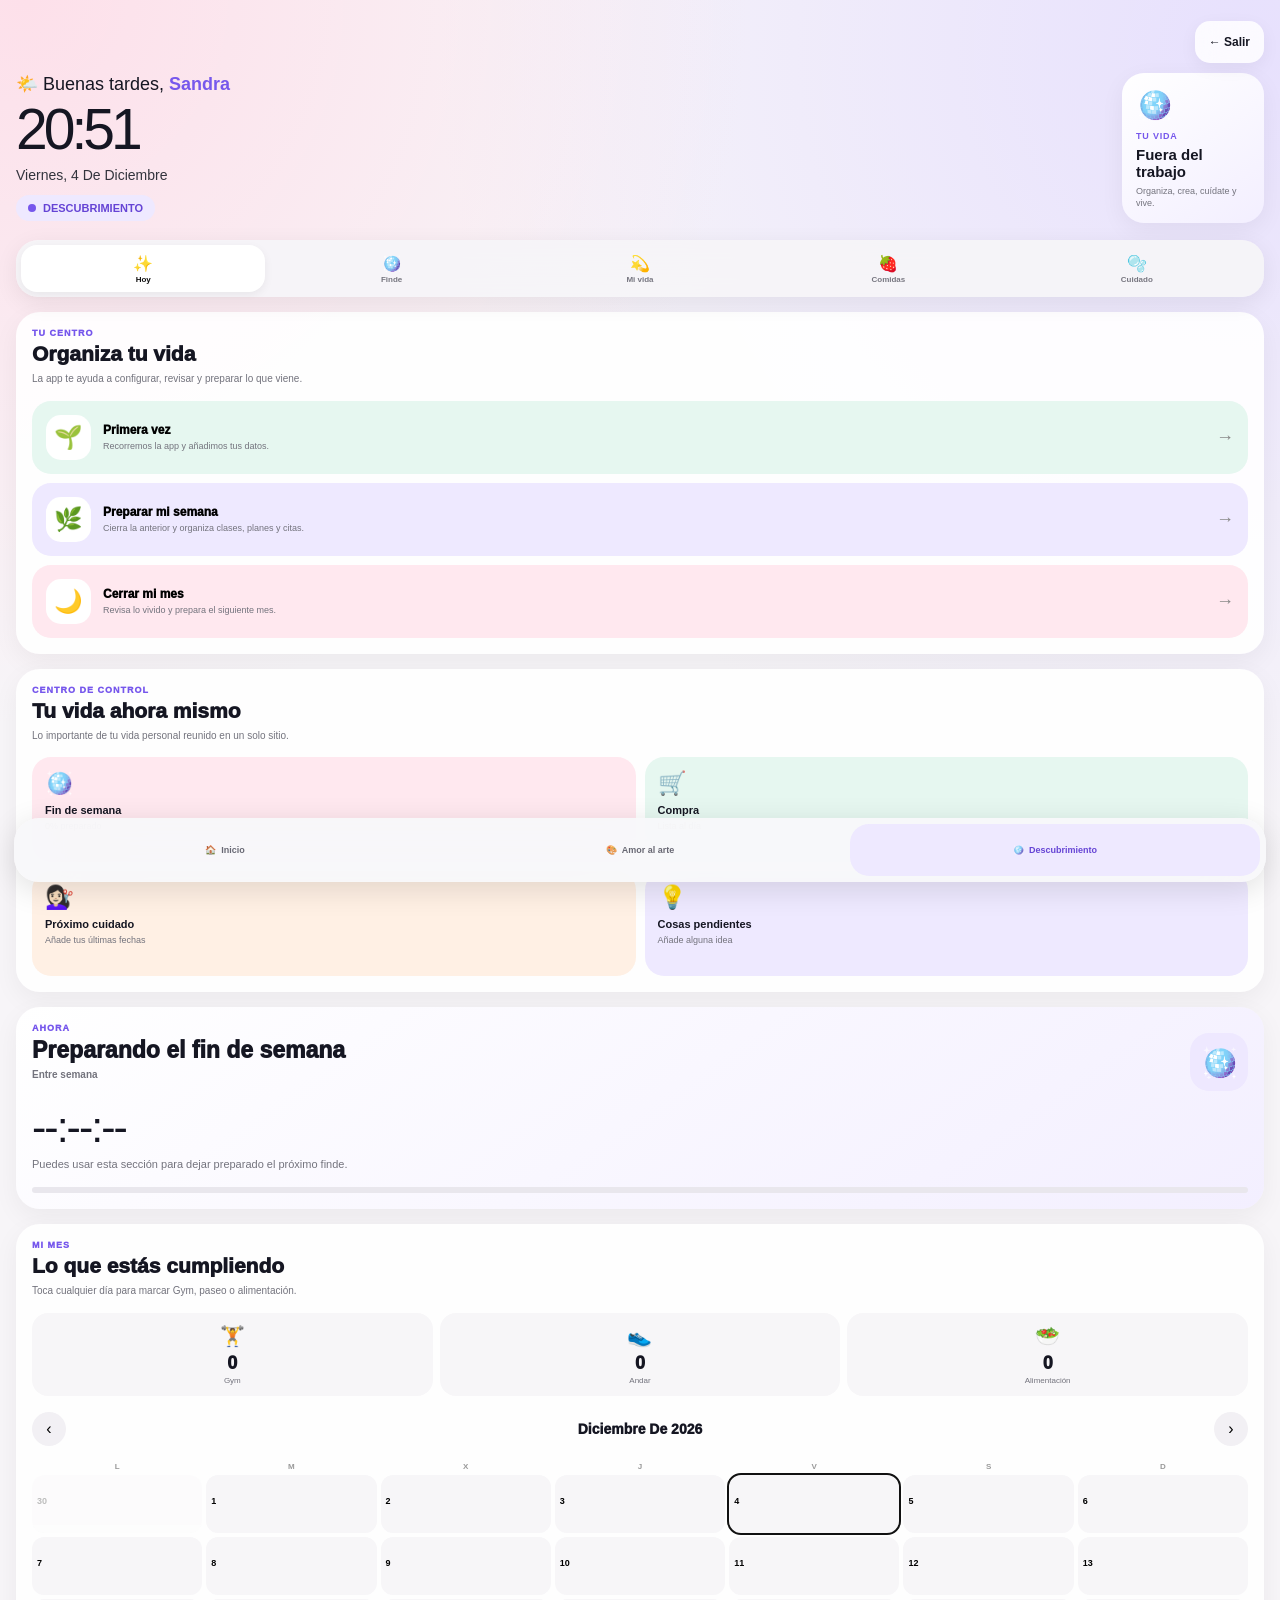
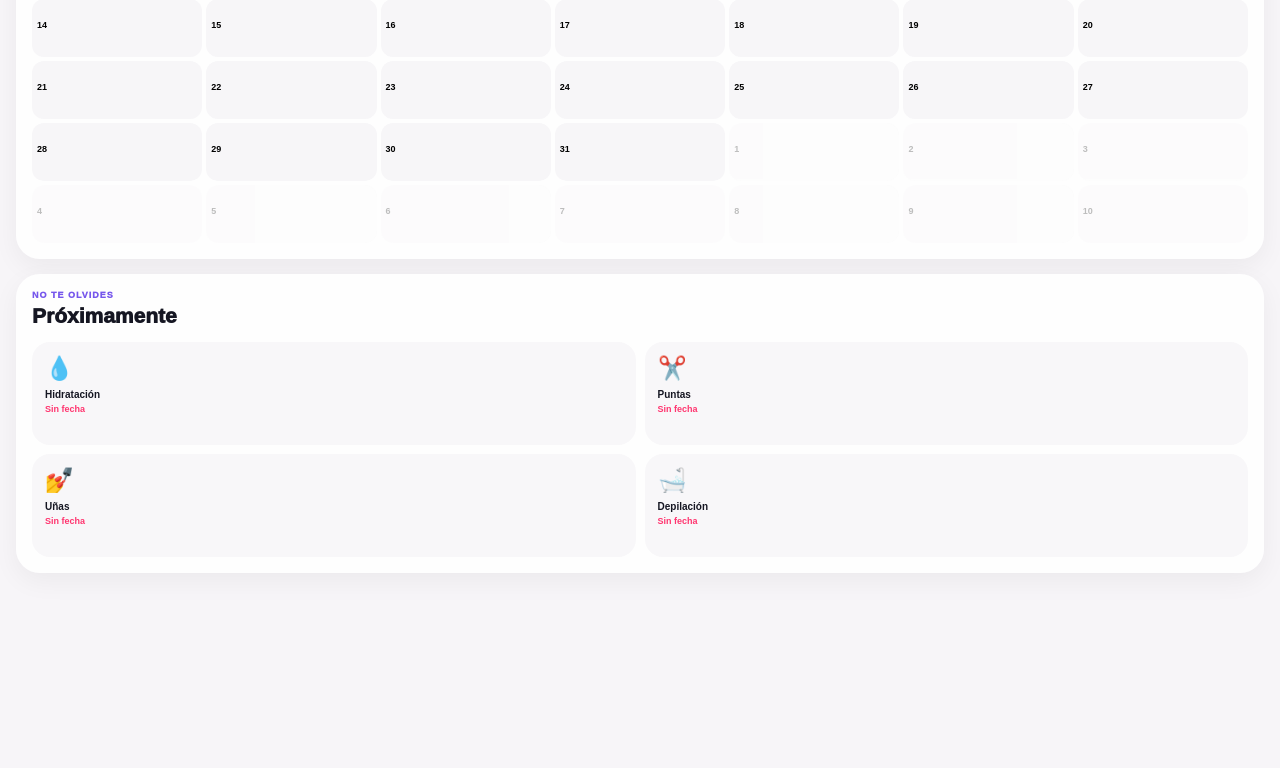
<file: descubrimiento.html>
<!DOCTYPE html>
<html lang="es">
<head>

<meta charset="UTF-8">

<meta
  name="viewport"
  content="width=device-width, initial-scale=1.0, viewport-fit=cover, user-scalable=no"
>

<meta name="apple-mobile-web-app-capable" content="yes">
<meta name="apple-mobile-web-app-status-bar-style" content="black-translucent">
<meta name="apple-mobile-web-app-title" content="Mi Inicio">

<title>Descubrimiento · Mi Inicio</title>

<style>

/* =====================================================
   VARIABLES
===================================================== */

:root{

  --bg:#f7f5f8;
  --card:rgba(255,255,255,.92);

  --text:#151622;
  --secondary:#73737d;

  --pink:#ff356f;
  --purple:#7657ec;
  --green:#20ae7c;
  --orange:#ff7200;
  --blue:#178bd6;

  --purple-soft:#eee9ff;
  --pink-soft:#ffe8ef;
  --green-soft:#e6f7f0;
  --orange-soft:#fff0e4;
  --blue-soft:#e9f4fd;
  --yellow-soft:#fff6cf;

}


/* =====================================================
   GENERAL
===================================================== */

*{
  box-sizing:border-box;
  -webkit-tap-highlight-color:transparent;
}

html,
body{
  margin:0;
  min-height:100%;
}

body{

  font-family:
    -apple-system,
    BlinkMacSystemFont,
    "SF Pro Display",
    "Helvetica Neue",
    Arial,
    sans-serif;

  color:var(--text);

  background:

    radial-gradient(
      circle at 2% 0%,
      rgba(255,218,230,.78),
      transparent 27%
    ),

    radial-gradient(
      circle at 98% 2%,
      rgba(226,218,255,.76),
      transparent 31%
    ),

    var(--bg);

  padding:
    calc(env(safe-area-inset-top) + 21px)
    16px
    calc(env(safe-area-inset-bottom) + 180px);

}

button,
input,
textarea,
select{
  font:inherit;
}


/* =====================================================
   ARRIBA
===================================================== */

.top-actions{

  display:flex;
  justify-content:flex-end;
  gap:8px;
  margin-bottom:10px;

}

.top-action{

  min-height:42px;
  padding:0 14px;

  display:flex;
  align-items:center;
  justify-content:center;

  border:0;
  border-radius:15px;

  background:rgba(255,255,255,.84);

  backdrop-filter:blur(22px);
  -webkit-backdrop-filter:blur(22px);

  color:inherit;

  font-size:12px;
  font-weight:700;

  text-decoration:none;

  box-shadow:
    0 5px 18px
    rgba(0,0,0,.05);

}


/* =====================================================
   HERO
===================================================== */

.hero{

  display:grid;

  grid-template-columns:
    minmax(0,1fr)
    142px;

  gap:13px;

  align-items:start;

  margin-bottom:17px;

}

.greeting{
  font-size:18px;
}

.greeting-name{
  color:var(--purple);
  font-weight:800;
}

.big-time{

  margin-top:7px;

  font-size:57px;
  line-height:.95;

  font-weight:520;

  letter-spacing:-4px;

}

.date{

  margin-top:11px;

  color:#33343d;

  font-size:14px;

  text-transform:capitalize;

}

.mode-pill{

  display:inline-flex;

  align-items:center;

  gap:7px;

  margin-top:12px;

  padding:7px 12px;

  border-radius:999px;

  background:var(--purple-soft);

  color:#6544d5;

  font-size:11px;

  font-weight:850;

  text-transform:uppercase;

}

.mode-dot{

  width:8px;
  height:8px;

  border-radius:50%;

  background:var(--purple);

}


/* =====================================================
   MINI TARJETA HERO
===================================================== */

.hero-card{

  min-height:150px;

  padding:14px;

  border-radius:22px;

  background:

    linear-gradient(
      145deg,
      #ffffff,
      #f3efff
    );

  box-shadow:
    0 7px 24px
    rgba(0,0,0,.055);

}

.hero-card-icon{
  font-size:30px;
}

.hero-card-label{

  margin-top:9px;

  color:var(--purple);

  font-size:9px;
  font-weight:900;

  letter-spacing:.8px;

}

.hero-card-title{

  margin-top:5px;

  font-size:15px;
  font-weight:900;

}

.hero-card-text{

  margin-top:5px;

  color:var(--secondary);

  font-size:9px;
  line-height:1.35;

}


/* =====================================================
   PESTAÑAS
===================================================== */

.tabs{

  position:sticky;

  z-index:50;

  top:
    calc(
      env(safe-area-inset-top)
      +
      5px
    );

  display:grid;

  grid-template-columns:
    repeat(5,1fr);

  gap:4px;

  margin-bottom:15px;

  padding:5px;

  border-radius:22px;

  background:
    rgba(246,245,248,.94);

  backdrop-filter:blur(25px);
  -webkit-backdrop-filter:blur(25px);

  box-shadow:
    0 6px 23px
    rgba(0,0,0,.07);

}

.tab-button{

  min-height:47px;

  padding:4px;

  border:0;

  border-radius:16px;

  background:transparent;

  color:#777680;

  font-size:8px;

  font-weight:850;

}

.tab-button span{

  display:block;

  margin-bottom:2px;

  font-size:16px;

}

.tab-button.active{

  background:white;

  color:#111;

  box-shadow:
    0 3px 10px
    rgba(0,0,0,.06);

}

.tab-page{
  display:none;
}

.tab-page.active{
  display:block;
}


/* =====================================================
   TARJETAS
===================================================== */

.card{

  margin-bottom:15px;

  padding:16px;

  border-radius:24px;

  background:var(--card);

  box-shadow:
    0 8px 27px
    rgba(0,0,0,.05);

}

.eyebrow{

  color:var(--purple);

  font-size:9px;

  font-weight:950;

  letter-spacing:1px;

}

.card-title{

  margin-top:4px;

  font-size:21px;

  font-weight:950;

}

.card-subtitle{

  margin-top:6px;

  color:var(--secondary);

  font-size:10px;

  line-height:1.45;

}


/* =====================================================
   ASISTENTES
===================================================== */

.assistant-grid{

  display:grid;

  gap:9px;

  margin-top:14px;

}

.assistant-card{

  width:100%;

  padding:14px;

  display:flex;

  align-items:center;

  gap:12px;

  border:0;

  border-radius:19px;

  background:#f7f6f8;

  text-align:left;

}

.assistant-card.first{
  background:var(--green-soft);
}

.assistant-card.weekly{
  background:var(--purple-soft);
}

.assistant-card.monthly{
  background:var(--pink-soft);
}

.assistant-card.highlight{

  outline:
    2px solid var(--pink);

  box-shadow:
    0 6px 20px
    rgba(255,53,111,.13);

}

.assistant-icon{

  width:45px;
  height:45px;

  flex:none;

  display:flex;
  align-items:center;
  justify-content:center;

  border-radius:15px;

  background:white;

  font-size:23px;

}

.assistant-content{
  flex:1;
}

.assistant-title{

  font-size:12px;

  font-weight:950;

}

.assistant-text{

  margin-top:3px;

  color:var(--secondary);

  font-size:9px;

  line-height:1.35;

}

.assistant-arrow{

  color:#888;

  font-size:18px;

}


/* =====================================================
   DASHBOARD HOY
===================================================== */

.life-dashboard{

  display:grid;

  grid-template-columns:
    repeat(2,1fr);

  gap:9px;

  margin-top:14px;

}

.life-stat{

  min-height:105px;

  padding:13px;

  border-radius:19px;

  background:#f8f7fa;

}

.life-stat:nth-child(1){
  background:var(--pink-soft);
}

.life-stat:nth-child(2){
  background:var(--green-soft);
}

.life-stat:nth-child(3){
  background:var(--orange-soft);
}

.life-stat:nth-child(4){
  background:var(--purple-soft);
}

.life-stat-icon{
  font-size:23px;
}

.life-stat-title{

  margin-top:7px;

  font-size:11px;

  font-weight:900;

}

.life-stat-text{

  margin-top:4px;

  color:var(--secondary);

  font-size:9px;

  line-height:1.35;

}


/* =====================================================
   AHORA FINDE
===================================================== */

.now-card{

  overflow:hidden;

  background:

    linear-gradient(
      145deg,
      #ffffff,
      #f3efff
    );

}

.now-top{

  display:flex;

  justify-content:space-between;

  align-items:flex-start;

  gap:12px;

}

.now-icon{

  width:58px;
  height:58px;

  flex:none;

  display:flex;

  align-items:center;
  justify-content:center;

  border-radius:19px;

  background:#eee8ff;

  font-size:30px;

}

.now-title{

  margin-top:4px;

  font-size:23px;

  font-weight:950;

}

.now-hours{

  margin-top:5px;

  color:var(--secondary);

  font-size:10px;

  font-weight:800;

}

.now-countdown{

  margin-top:15px;

  font-size:43px;

  line-height:1;

  letter-spacing:-2px;

}

.now-message{

  margin-top:8px;

  color:var(--secondary);

  font-size:11px;

  line-height:1.45;

}

.progress{

  height:6px;

  margin-top:14px;

  overflow:hidden;

  border-radius:999px;

  background:#e9e7ed;

}

.progress-bar{

  height:100%;

  width:0%;

  border-radius:999px;

  background:

    linear-gradient(
      90deg,
      #7657ec,
      #ff5d8b
    );

}


/* =====================================================
   HÁBITOS
===================================================== */

.habit-summary{

  display:grid;

  grid-template-columns:
    repeat(3,1fr);

  gap:7px;

  margin-top:14px;

}

.habit-stat{

  padding:11px 7px;

  border-radius:16px;

  background:#f7f6f8;

  text-align:center;

}

.habit-stat-icon{
  font-size:20px;
}

.habit-stat-number{

  margin-top:5px;

  font-size:18px;

  font-weight:950;

}

.habit-stat-label{

  margin-top:2px;

  color:var(--secondary);

  font-size:8px;

}

.habit-calendar-header{

  display:flex;

  align-items:center;

  justify-content:space-between;

  margin-top:16px;

}

.calendar-arrow{

  width:34px;
  height:34px;

  border:0;

  border-radius:50%;

  background:#f2f0f4;

}

.habit-calendar-title{

  font-size:14px;

  font-weight:950;

  text-transform:capitalize;

}

.calendar-weekdays,
.habit-calendar{

  display:grid;

  grid-template-columns:
    repeat(7,1fr);

  gap:4px;

}

.calendar-weekdays{

  margin-top:12px;

}

.calendar-weekdays span{

  padding:4px;

  text-align:center;

  color:#999;

  font-size:8px;

  font-weight:900;

}

.habit-day{

  position:relative;

  min-height:58px;

  padding:5px;

  border:0;

  border-radius:12px;

  background:#f7f6f8;

  text-align:left;

}

.habit-day.other{
  opacity:.25;
}

.habit-day.today{

  outline:
    2px solid #111;

}

.habit-day-number{

  font-size:9px;

  font-weight:900;

}

.habit-icons{

  margin-top:5px;

  display:flex;

  flex-wrap:wrap;

  gap:1px;

  font-size:10px;

}


/* =====================================================
   MODAL DÍA HÁBITOS
===================================================== */

.day-modal-actions{

  display:grid;

  gap:8px;

  margin-top:15px;

}

.habit-toggle{

  padding:12px;

  display:flex;

  align-items:center;

  justify-content:space-between;

  border:0;

  border-radius:15px;

  background:#f7f6f8;

  text-align:left;

}

.habit-toggle.active{

  background:var(--green-soft);

}

.habit-toggle strong{
  font-size:11px;
}

.habit-toggle span{
  font-size:18px;
}


/* =====================================================
   PREPARAR FINDE
===================================================== */

.weekend-progress-row{

  display:flex;

  justify-content:space-between;

  align-items:center;

  margin-top:14px;

}

.weekend-percent{

  color:var(--purple);

  font-size:21px;

  font-weight:950;

}

.weekend-checks{

  display:grid;

  gap:7px;

  margin-top:12px;

}

.life-check{

  width:100%;

  padding:11px 12px;

  display:flex;

  align-items:center;

  gap:10px;

  border:0;

  border-radius:15px;

  background:#f7f6f8;

  text-align:left;

}

.life-check-circle{

  width:21px;
  height:21px;

  flex:none;

  display:flex;
  align-items:center;
  justify-content:center;

  border:
    2px solid #c9c7cd;

  border-radius:50%;

  color:white;

  font-size:11px;

  font-weight:900;

}

.life-check.done{
  opacity:.55;
}

.life-check.done .life-check-circle{

  border-color:var(--green);

  background:var(--green);

}

.life-check.done .life-check-text{
  text-decoration:line-through;
}


/* =====================================================
   HORARIO FINDE
===================================================== */

.schedule{

  display:grid;

  gap:8px;

  margin-top:14px;

}

.schedule-row{

  display:grid;

  grid-template-columns:
    68px
    1fr;

  gap:10px;

  padding:11px;

  border-radius:16px;

  background:#f8f7f9;

}

.schedule-row.current{

  outline:
    2px solid var(--purple);

  background:#f0ebff;

}

.schedule-time{

  color:#55545d;

  font-size:9px;

  font-weight:900;

}

.schedule-title{

  font-size:11px;

  font-weight:900;

}

.schedule-description{

  margin-top:3px;

  color:var(--secondary);

  font-size:9px;

  line-height:1.35;

}


/* =====================================================
   PLANES SEMANALES
===================================================== */

.plan-form{

  display:grid;

  gap:8px;

  margin-top:14px;

}

.plan-form-row{

  display:grid;

  grid-template-columns:
    1fr
    1fr;

  gap:7px;

}

.plan-form input,
.plan-form select{

  width:100%;

  padding:10px;

  border:
    1px solid #e4e2e6;

  border-radius:12px;

  background:white;

  outline:none;

  font-size:10px;

}

.week-plan{

  display:flex;

  gap:10px;

  padding:11px;

  border-radius:15px;

  background:#f7f6f8;

}

.week-plan-icon{

  width:35px;
  height:35px;

  flex:none;

  display:flex;
  align-items:center;
  justify-content:center;

  border-radius:12px;

  background:white;

  font-size:18px;

}

.week-plan-content{
  flex:1;
}

.week-plan-title{

  font-size:10px;

  font-weight:900;

}

.week-plan-meta{

  margin-top:3px;

  color:var(--secondary);

  font-size:8px;

}


/* =====================================================
   MI VIDA
===================================================== */

.life-grid{

  display:grid;

  grid-template-columns:
    repeat(2,1fr);

  gap:9px;

  margin-top:14px;

}

.life-box{

  min-height:125px;

  padding:14px;

  border-radius:19px;

  background:#f8f7fa;

}

.life-box:nth-child(1){
  background:#fff0f4;
}

.life-box:nth-child(2){
  background:#eef9f5;
}

.life-box:nth-child(3){
  background:#f1edff;
}

.life-box:nth-child(4){
  background:#fff4e7;
}

.life-box-icon{
  font-size:26px;
}

.life-box-title{

  margin-top:7px;

  font-size:12px;

  font-weight:900;

}

.life-box-text{

  margin-top:4px;

  color:var(--secondary);

  font-size:9px;

  line-height:1.35;

}

.quick-add{

  display:grid;

  grid-template-columns:
    1fr
    auto;

  gap:7px;

  margin-top:13px;

}

.quick-add input{

  min-width:0;

  padding:11px;

  border:
    1px solid #e4e2e6;

  border-radius:13px;

  background:white;

  outline:none;

  font-size:10px;

}

.quick-add button{

  width:44px;

  border:0;

  border-radius:13px;

  background:#111;

  color:white;

  font-size:20px;

}

.item-list{

  display:grid;

  gap:7px;

  margin-top:10px;

}

.simple-item{

  padding:10px;

  display:flex;

  align-items:center;

  gap:8px;

  border-radius:14px;

  background:#f7f6f8;

}

.simple-item-text{

  flex:1;

  font-size:10px;

}

.simple-delete{

  border:0;

  background:transparent;

  color:#aaa;

  font-size:16px;

}


/* =====================================================
   ALIMENTACIÓN
===================================================== */

.food-card{

  background:

    linear-gradient(
      145deg,
      #fff,
      #eef9f5
    );

}

.calorie-top{

  display:flex;

  justify-content:space-between;

  align-items:flex-end;

  margin-top:13px;

}

.calorie-number{

  color:var(--green);

  font-size:28px;

  font-weight:950;

}

.calorie-label{

  color:var(--secondary);

  font-size:9px;

}

.calorie-config{

  margin-top:9px;

  display:flex;

  gap:7px;

  align-items:center;

}

.calorie-config input{

  width:80px;

  padding:8px;

  border:
    1px solid #ddd;

  border-radius:11px;

  background:white;

  font-size:10px;

}

.calorie-config button{

  padding:9px 11px;

  border:0;

  border-radius:11px;

  background:#111;

  color:white;

  font-size:9px;

  font-weight:850;

}

.week-selector{

  display:grid;

  grid-template-columns:
    repeat(7,1fr);

  gap:4px;

  margin-top:14px;

}

.week-day{

  min-height:40px;

  border:0;

  border-radius:12px;

  background:#f3f2f5;

  font-size:8px;

  font-weight:850;

}

.week-day.active{

  background:var(--green);

  color:white;

}

.meal{

  margin-top:8px;

  padding:12px;

  border-radius:17px;

  background:#f8f7f9;

}

.meal-top{

  display:flex;

  justify-content:space-between;

  align-items:center;

}

.meal-name{

  font-size:10px;

  font-weight:950;

}

.meal input{

  width:100%;

  margin-top:7px;

  padding:9px;

  border:
    1px solid #e5e3e7;

  border-radius:12px;

  background:white;

  outline:none;

  font-size:10px;

}

.meal-bottom{

  display:flex;

  gap:7px;

  align-items:center;

  margin-top:6px;

}

.meal-bottom input{

  width:70px;

  margin:0;

}

.meal-bottom span{

  color:var(--secondary);

  font-size:9px;

}

.daily-total{

  margin-top:12px;

  padding:13px;

  display:flex;

  justify-content:space-between;

  border-radius:16px;

  background:var(--green-soft);

}

.daily-total strong{
  font-size:11px;
}

.daily-total span{

  color:#16845f;

  font-size:13px;

  font-weight:950;

}

.primary-button{

  width:100%;

  min-height:46px;

  margin-top:10px;

  border:0;

  border-radius:15px;

  background:#111;

  color:white;

  font-size:11px;

  font-weight:900;

}


/* =====================================================
   LISTAS DE COMPRA
===================================================== */

.shopping-input{

  display:grid;

  grid-template-columns:
    1fr
    auto;

  gap:7px;

  margin-top:13px;

}

.shopping-input input{

  min-width:0;

  padding:11px;

  border:
    1px solid #e4e2e6;

  border-radius:13px;

  background:white;

  outline:none;

  font-size:10px;

}

.shopping-input button{

  width:44px;

  border:0;

  border-radius:13px;

  background:var(--green);

  color:white;

  font-size:20px;

}

.shopping-list{

  display:grid;

  gap:7px;

  margin-top:10px;

}

.shopping-item{

  padding:10px;

  display:flex;

  align-items:center;

  gap:9px;

  border-radius:14px;

  background:#f7f6f8;

}

.shopping-check{

  width:20px;
  height:20px;

  flex:none;

  display:flex;
  align-items:center;
  justify-content:center;

  border:
    2px solid #c9c7cd;

  border-radius:50%;

  background:transparent;

  font-size:10px;

}

.shopping-item.done{
  opacity:.5;
}

.shopping-item.done
.shopping-check{

  border-color:var(--green);

  background:var(--green);

  color:white;

}

.shopping-text{

  flex:1;

  font-size:10px;

}

.shopping-delete{

  border:0;

  background:transparent;

  color:#aaa;

  font-size:16px;

}


/* =====================================================
   CUIDADO
===================================================== */

.care-dashboard{

  display:grid;

  grid-template-columns:
    repeat(2,1fr);

  gap:9px;

  margin-top:14px;

}

.care-stat{

  min-height:103px;

  padding:13px;

  border-radius:18px;

  background:#f8f7f9;

}

.care-stat-icon{
  font-size:23px;
}

.care-stat-title{

  margin-top:7px;

  font-size:10px;

  font-weight:900;

}

.care-stat-date{

  margin-top:4px;

  color:var(--pink);

  font-size:9px;

  font-weight:850;

}

.care-section{

  margin-bottom:14px;

  overflow:hidden;

  border-radius:23px;

  background:white;

  box-shadow:
    0 8px 27px
    rgba(0,0,0,.05);

}

.care-header{

  width:100%;

  padding:16px;

  display:flex;

  align-items:center;

  justify-content:space-between;

  border:0;

  background:white;

  text-align:left;

}

.care-header-left{

  display:flex;

  align-items:center;

  gap:10px;

}

.care-icon{

  width:43px;
  height:43px;

  display:flex;

  align-items:center;
  justify-content:center;

  border-radius:14px;

  background:var(--pink-soft);

  font-size:22px;

}

.care-title{

  display:block;

  font-size:14px;

  font-weight:950;

}

.care-small{

  display:block;

  margin-top:3px;

  color:var(--secondary);

  font-size:8px;

}

.care-content{

  display:none;

  padding:
    0
    16px
    16px;

}

.care-section.open
.care-content{
  display:block;
}

.care-arrow{
  transition:.2s;
}

.care-section.open
.care-arrow{
  transform:rotate(180deg);
}

.care-box{

  margin-top:8px;

  padding:12px;

  border-radius:16px;

  background:#f8f7f9;

}

.care-box-title{

  font-size:10px;

  font-weight:950;

}

.care-box-text{

  margin-top:5px;

  color:var(--secondary);

  font-size:9px;

  line-height:1.45;

}

.date-row{

  display:grid;

  grid-template-columns:
    1fr
    auto;

  gap:7px;

  margin-top:9px;

}

.date-row input,
.date-row select{

  min-width:0;

  padding:9px;

  border:
    1px solid #ddd;

  border-radius:12px;

  background:white;

  font-size:10px;

}

.date-row button{

  padding:0 11px;

  border:0;

  border-radius:12px;

  background:#111;

  color:white;

  font-size:9px;

  font-weight:850;

}

.next-date{

  margin-top:7px;

  color:var(--purple);

  font-size:9px;

  font-weight:850;

}

.routine-list{

  display:grid;

  gap:6px;

  margin-top:8px;

}

.routine-item{

  padding:9px 10px;

  border-radius:12px;

  background:white;

  font-size:9px;

}


/* =====================================================
   DOMINGO RESET
===================================================== */

.reset-card{

  background:

    linear-gradient(
      145deg,
      #fff,
      #edf1ff
    );

}


/* =====================================================
   WIZARD / MODALES
===================================================== */

.modal-backdrop{

  position:fixed;

  z-index:5000;

  inset:0;

  display:none;

  align-items:flex-end;

  background:
    rgba(0,0,0,.28);

  backdrop-filter:blur(7px);

  -webkit-backdrop-filter:blur(7px);

}

.modal-backdrop.show{
  display:flex;
}

.modal-sheet{

  width:100%;

  max-height:88vh;

  overflow:auto;

  padding:
    18px
    20px
    calc(env(safe-area-inset-bottom) + 26px);

  border-radius:
    29px
    29px
    0
    0;

  background:white;

}

.modal-handle{

  width:44px;
  height:5px;

  margin:
    0
    auto
    18px;

  border-radius:999px;

  background:#ddd;

}

.wizard-step{
  display:none;
}

.wizard-step.active{
  display:block;
}

.wizard-icon{
  font-size:37px;
}

.wizard-eyebrow{

  margin-top:12px;

  color:var(--purple);

  font-size:9px;

  font-weight:950;

  letter-spacing:1px;

}

.wizard-title{

  margin-top:4px;

  font-size:26px;

  font-weight:950;

}

.wizard-text{

  margin-top:7px;

  color:var(--secondary);

  font-size:11px;

  line-height:1.5;

}

.wizard-field{

  width:100%;

  margin-top:15px;

  padding:12px;

  border:
    1px solid #dedce1;

  border-radius:14px;

  background:#fafafa;

  outline:none;

  font-size:11px;

}

.wizard-options{

  display:grid;

  grid-template-columns:
    repeat(2,1fr);

  gap:7px;

  margin-top:14px;

}

.wizard-option{

  min-height:48px;

  padding:10px;

  border:0;

  border-radius:14px;

  background:#f5f3f7;

  font-size:10px;

  font-weight:850;

}

.wizard-option.selected{

  background:var(--purple-soft);

  color:#6042c8;

  outline:
    2px solid var(--purple);

}

.wizard-navigation{

  display:grid;

  grid-template-columns:
    1fr
    1.4fr;

  gap:8px;

  margin-top:20px;

}

.wizard-navigation button{

  min-height:47px;

  border:0;

  border-radius:15px;

  font-weight:900;

}

.wizard-back{
  background:#efedf1;
}

.wizard-next{

  background:#111;

  color:white;

}


/* =====================================================
   REVIEW
===================================================== */

.review-question{

  margin-top:14px;

  padding:13px;

  border-radius:17px;

  background:#f7f6f8;

}

.review-question-title{

  font-size:11px;

  font-weight:900;

}

.review-question textarea,
.review-question input,
.review-question select{

  width:100%;

  margin-top:8px;

  padding:10px;

  border:
    1px solid #dedce1;

  border-radius:12px;

  background:white;

  outline:none;

  font-size:10px;

}


/* =====================================================
   NAV
===================================================== */

.bottom-nav{

  position:fixed;

  z-index:100;

  left:14px;
  right:14px;

  bottom:
    calc(
      env(safe-area-inset-bottom)
      +
      18px
    );

  display:grid;

  grid-template-columns:
    repeat(3,1fr);

  gap:5px;

  padding:6px;

  border-radius:25px;

  background:
    rgba(248,248,250,.94);

  backdrop-filter:blur(28px);
  -webkit-backdrop-filter:blur(28px);

  box-shadow:
    0 7px 31px
    rgba(0,0,0,.12);

}

.nav-item{

  min-height:52px;

  display:flex;

  align-items:center;

  justify-content:center;

  gap:5px;

  border-radius:19px;

  color:#686873;

  text-decoration:none;

  font-size:9px;

  font-weight:850;

}

.nav-item.active{

  background:var(--purple-soft);

  color:#6544d5;

}


/* =====================================================
   RESPONSIVE
===================================================== */

@media(max-width:390px){

  body{

    padding-left:13px;
    padding-right:13px;

  }

  .hero{

    grid-template-columns:
      minmax(0,1fr)
      133px;

    gap:9px;

  }

  .big-time{
    font-size:50px;
  }

}

</style>
</head>


<body>


<!-- =====================================================
     ARRIBA
===================================================== -->

<div class="top-actions">

  <a
    href="./index.html"
    class="top-action"
  >
    ← Salir
  </a>

</div>


<!-- =====================================================
     HERO
===================================================== -->

<header class="hero">

  <div>

    <div
      id="greeting"
      class="greeting"
    >
      ☀️ Buenos días,
      <span class="greeting-name">
        Sandra
      </span>
    </div>

    <div
      id="bigTime"
      class="big-time"
    >
      09:00
    </div>

    <div
      id="date"
      class="date"
    >
    </div>

    <div class="mode-pill">

      <span class="mode-dot">
      </span>

      Descubrimiento

    </div>

  </div>


  <div class="hero-card">

    <div class="hero-card-icon">
      🪩
    </div>

    <div class="hero-card-label">
      TU VIDA
    </div>

    <div class="hero-card-title">
      Fuera del trabajo
    </div>

    <div class="hero-card-text">
      Organiza, crea,
      cuídate y vive.
    </div>

  </div>

</header>


<!-- =====================================================
     TABS
===================================================== -->

<nav class="tabs">

  <button
    id="tabToday"
    class="tab-button active"
    onclick="showTab('today')"
  >
    <span>✨</span>
    Hoy
  </button>

  <button
    id="tabWeekend"
    class="tab-button"
    onclick="showTab('weekend')"
  >
    <span>🪩</span>
    Finde
  </button>

  <button
    id="tabLife"
    class="tab-button"
    onclick="showTab('life')"
  >
    <span>💫</span>
    Mi vida
  </button>

  <button
    id="tabFood"
    class="tab-button"
    onclick="showTab('food')"
  >
    <span>🍓</span>
    Comidas
  </button>

  <button
    id="tabCare"
    class="tab-button"
    onclick="showTab('care')"
  >
    <span>🫧</span>
    Cuidado
  </button>

</nav>


<!-- =====================================================
     HOY
===================================================== -->

<section
  id="pageToday"
  class="tab-page active"
>


  <!-- ASISTENTES -->

  <article class="card">

    <div class="eyebrow">
      TU CENTRO
    </div>

    <div class="card-title">
      Organiza tu vida
    </div>

    <div class="card-subtitle">
      La app te ayuda a configurar,
      revisar y preparar lo que viene.
    </div>


    <div class="assistant-grid">


      <button
        id="firstTimeButton"
        class="assistant-card first"
        onclick="openFirstTimeWizard()"
      >

        <div class="assistant-icon">
          🌱
        </div>

        <div class="assistant-content">

          <div
            id="firstTimeTitle"
            class="assistant-title"
          >
            Primera vez
          </div>

          <div
            id="firstTimeText"
            class="assistant-text"
          >
            Recorremos la app y añadimos tus datos.
          </div>

        </div>

        <div class="assistant-arrow">
          →
        </div>

      </button>


      <button
        id="weeklyReviewButton"
        class="assistant-card weekly"
        onclick="openWeeklyReview()"
      >

        <div class="assistant-icon">
          🌿
        </div>

        <div class="assistant-content">

          <div class="assistant-title">
            Preparar mi semana
          </div>

          <div class="assistant-text">
            Cierra la anterior y organiza
            clases, planes y citas.
          </div>

        </div>

        <div class="assistant-arrow">
          →
        </div>

      </button>


      <button
        id="monthlyReviewButton"
        class="assistant-card monthly"
        onclick="openMonthlyReview()"
      >

        <div class="assistant-icon">
          🌙
        </div>

        <div class="assistant-content">

          <div class="assistant-title">
            Cerrar mi mes
          </div>

          <div class="assistant-text">
            Revisa lo vivido y prepara
            el siguiente mes.
          </div>

        </div>

        <div class="assistant-arrow">
          →
        </div>

      </button>

    </div>

  </article>


  <!-- CENTRO DE CONTROL -->

  <article class="card">

    <div class="eyebrow">
      CENTRO DE CONTROL
    </div>

    <div class="card-title">
      Tu vida ahora mismo
    </div>

    <div class="card-subtitle">
      Lo importante de tu vida personal
      reunido en un solo sitio.
    </div>


    <div class="life-dashboard">

      <div class="life-stat">

        <div class="life-stat-icon">
          🪩
        </div>

        <div class="life-stat-title">
          Fin de semana
        </div>

        <div
          id="todayWeekendStatus"
          class="life-stat-text"
        >
          Preparándolo…
        </div>

      </div>


      <div class="life-stat">

        <div class="life-stat-icon">
          🛒
        </div>

        <div class="life-stat-title">
          Compra
        </div>

        <div
          id="todayShoppingStatus"
          class="life-stat-text"
        >
          Revisando lista…
        </div>

      </div>


      <div class="life-stat">

        <div class="life-stat-icon">
          💇🏻‍♀️
        </div>

        <div class="life-stat-title">
          Próximo cuidado
        </div>

        <div
          id="todayCareStatus"
          class="life-stat-text"
        >
          Calculando…
        </div>

      </div>


      <div class="life-stat">

        <div class="life-stat-icon">
          💡
        </div>

        <div class="life-stat-title">
          Cosas pendientes
        </div>

        <div
          id="todayLifeStatus"
          class="life-stat-text"
        >
          Revisando…
        </div>

      </div>

    </div>

  </article>


  <!-- AHORA -->

  <article
    id="nowWeekendCard"
    class="card now-card"
  >

    <div class="eyebrow">
      AHORA
    </div>

    <div class="now-top">

      <div>

        <div
          id="nowWeekendTitle"
          class="now-title"
        >
          Tiempo de creación
        </div>

        <div
          id="nowWeekendHours"
          class="now-hours"
        >
          10:00 – 13:00
        </div>

      </div>


      <div
        id="nowWeekendIcon"
        class="now-icon"
      >
        🎨
      </div>

    </div>


    <div
      id="nowWeekendCountdown"
      class="now-countdown"
    >
      03:00:00
    </div>


    <div
      id="nowWeekendMessage"
      class="now-message"
    >
      Haz lo que te apetezca.
    </div>


    <div class="progress">

      <div
        id="nowWeekendProgress"
        class="progress-bar"
      >
      </div>

    </div>

  </article>


  <!-- HÁBITOS -->

  <article class="card">

    <div class="eyebrow">
      MI MES
    </div>

    <div class="card-title">
      Lo que estás cumpliendo
    </div>

    <div class="card-subtitle">
      Toca cualquier día para marcar
      Gym, paseo o alimentación.
    </div>


    <div
      id="habitSummary"
      class="habit-summary"
    >
    </div>


    <div class="habit-calendar-header">

      <button
        class="calendar-arrow"
        onclick="changeHabitMonth(-1)"
      >
        ‹
      </button>

      <div
        id="habitCalendarTitle"
        class="habit-calendar-title"
      >
      </div>

      <button
        class="calendar-arrow"
        onclick="changeHabitMonth(1)"
      >
        ›
      </button>

    </div>


    <div class="calendar-weekdays">

      <span>L</span>
      <span>M</span>
      <span>X</span>
      <span>J</span>
      <span>V</span>
      <span>S</span>
      <span>D</span>

    </div>


    <div
      id="habitCalendar"
      class="habit-calendar"
    >
    </div>

  </article>


  <!-- PRÓXIMOS CUIDADOS -->

  <article class="card">

    <div class="eyebrow">
      NO TE OLVIDES
    </div>

    <div class="card-title">
      Próximamente
    </div>

    <div
      id="todayCareSummary"
      class="care-dashboard"
    >
    </div>

  </article>

</section>


<!-- =====================================================
     FIN DE SEMANA
===================================================== -->

<section
  id="pageWeekend"
  class="tab-page"
>


  <!-- PLANES DE LA SEMANA -->

  <article class="card">

    <div class="eyebrow">
      ESTA SEMANA
    </div>

    <div class="card-title">
      Clases, planes y citas
    </div>

    <div class="card-subtitle">
      Añade cualquier cosa que cambie tu rutina:
      una clase, quedar con alguien, una cita,
      una comida o una cena.
    </div>


    <div class="plan-form">

      <input
        id="planTitle"
        placeholder="Ej. Pilates / Cena con María"
      >

      <div class="plan-form-row">

        <select id="planType">

          <option value="class">
            Clase
          </option>

          <option value="friends">
            Amigos
          </option>

          <option value="appointment">
            Cita
          </option>

          <option value="food">
            Comer / cenar fuera
          </option>

          <option value="other">
            Otro
          </option>

        </select>

        <select id="planDay">

          <option>Lunes</option>
          <option>Martes</option>
          <option>Miércoles</option>
          <option>Jueves</option>
          <option>Viernes</option>
          <option>Sábado</option>
          <option>Domingo</option>

        </select>

      </div>


      <input
        id="planTime"
        type="time"
      >


      <button
        class="primary-button"
        onclick="addWeeklyPlan()"
      >
        + Añadir a mi semana
      </button>

    </div>


    <div
      id="weeklyPlanList"
      class="item-list"
    >
    </div>

  </article>


  <!-- PREPARACIÓN FINDE -->

  <article class="card">

    <div class="eyebrow">
      PREPARAR FINDE
    </div>

    <div class="card-title">
      Que llegue el sábado con todo hecho
    </div>

    <div class="card-subtitle">
      La idea no es organizar cada minuto,
      sino quitarte decisiones de encima.
    </div>


    <div class="weekend-progress-row">

      <span
        style="
          font-size:10px;
          font-weight:850;
        "
      >
        Preparación
      </span>

      <span
        id="weekendPercent"
        class="weekend-percent"
      >
        0%
      </span>

    </div>


    <div class="progress">

      <div
        id="weekendPrepProgress"
        class="progress-bar"
      >
      </div>

    </div>


    <div
      id="weekendPrepList"
      class="weekend-checks"
    >
    </div>

  </article>


  <!-- SÁBADO -->

  <article class="card">

    <div class="eyebrow">
      SÁBADO
    </div>

    <div class="card-title">
      Día abierto
    </div>

    <div class="card-subtitle">
      Movimiento, creación, gente,
      planes y espacio para improvisar.
    </div>

    <div
      id="saturdaySchedule"
      class="schedule"
    >
    </div>

  </article>


  <!-- DOMINGO -->

  <article class="card">

    <div class="eyebrow">
      DOMINGO
    </div>

    <div class="card-title">
      Disfrutar + reset
    </div>

    <div class="card-subtitle">
      Sigue siendo fin de semana,
      pero acaba dejándote el lunes fácil.
    </div>

    <div
      id="sundaySchedule"
      class="schedule"
    >
    </div>

  </article>


  <!-- RESET DOMINGO -->

  <article class="card reset-card">

    <div class="eyebrow">
      DOMINGO · 22:30
    </div>

    <div class="card-title">
      Reset para el lunes
    </div>

    <div class="card-subtitle">
      Cierra el fin de semana y deja
      el lunes lo más fácil posible.
    </div>


    <div
      id="sundayResetList"
      class="weekend-checks"
    >
    </div>

  </article>

</section>


<!-- =====================================================
     MI VIDA
===================================================== -->

<section
  id="pageLife"
  class="tab-page"
>

  <article class="card">

    <div class="eyebrow">
      MI VIDA
    </div>

    <div class="card-title">
      Cosas que quiero hacer
    </div>

    <div class="card-subtitle">
      Proyectos, planes, curiosidades
      y cosas que te hacen ilusión.
    </div>


    <div class="life-grid">


      <div
        class="life-box"
        onclick="selectLifeList('create')"
      >

        <div class="life-box-icon">
          🎨
        </div>

        <div class="life-box-title">
          Crear
        </div>

        <div class="life-box-text">
          Apps, cerámica, fotos,
          escribir, diseñar…
        </div>

      </div>


      <div
        class="life-box"
        onclick="selectLifeList('plans')"
      >

        <div class="life-box-icon">
          🥂
        </div>

        <div class="life-box-title">
          Planes
        </div>

        <div class="life-box-text">
          Gente, escapadas,
          sitios, cenas…
        </div>

      </div>


      <div
        class="life-box"
        onclick="selectLifeList('discover')"
      >

        <div class="life-box-icon">
          🔎
        </div>

        <div class="life-box-title">
          Descubrir
        </div>

        <div class="life-box-text">
          Historia, moda, cine,
          cultura, curiosidades…
        </div>

      </div>


      <div
        class="life-box"
        onclick="selectLifeList('someday')"
      >

        <div class="life-box-icon">
          💡
        </div>

        <div class="life-box-title">
          Algún día
        </div>

        <div class="life-box-text">
          Todo eso que no quieres olvidar.
        </div>

      </div>

    </div>

  </article>


  <article class="card">

    <div class="eyebrow">
      <span id="lifeListLabel">
        CREAR
      </span>
    </div>

    <div
      id="lifeListTitle"
      class="card-title"
    >
      Cosas que quiero crear
    </div>


    <div class="quick-add">

      <input
        id="lifeInput"
        type="text"
        placeholder="Añadir algo..."
        onkeydown="
          if(event.key==='Enter'){
            addLifeItem();
          }
        "
      >

      <button
        onclick="addLifeItem()"
      >
        +
      </button>

    </div>


    <div
      id="lifeItemList"
      class="item-list"
    >
    </div>

  </article>

</section>


<!-- =====================================================
     ALIMENTACIÓN
===================================================== -->

<section
  id="pageFood"
  class="tab-page"
>

  <article class="card food-card">

    <div class="eyebrow">
      ALIMENTACIÓN
    </div>

    <div class="card-title">
      Menú semanal
    </div>

    <div class="card-subtitle">
      Organiza tus comidas de la semana.
      El objetivo energético sigue siendo editable.
    </div>


    <div class="calorie-top">

      <div>

        <div
          id="currentCalories"
          class="calorie-number"
        >
          0 kcal
        </div>

        <div class="calorie-label">
          planificadas hoy
        </div>

      </div>


      <div>

        <div
          id="calorieGoalText"
          style="
            font-size:11px;
            font-weight:900;
            text-align:right;
          "
        >
          Objetivo 1200
        </div>

        <div
          id="remainingCalories"
          class="calorie-label"
          style="
            text-align:right;
            margin-top:3px;
          "
        >
          1200 disponibles
        </div>

      </div>

    </div>


    <div class="calorie-config">

      <span
        style="
          font-size:9px;
          color:var(--secondary);
        "
      >
        Objetivo:
      </span>

      <input
        id="calorieGoalInput"
        type="number"
        min="1"
        value="1200"
      >

      <button
        onclick="saveCalorieGoal()"
      >
        Guardar
      </button>

    </div>


    <div
      id="weekSelector"
      class="week-selector"
    >
    </div>


    <div id="mealEditor">
    </div>


    <div class="daily-total">

      <strong>
        Total del día
      </strong>

      <span id="dailyCalories">
        0 kcal
      </span>

    </div>


    <button
      class="primary-button"
      onclick="saveMeals()"
    >
      Guardar menú
    </button>

  </article>


  <article class="card">

    <div class="eyebrow">
      🛒 SUPERMERCADO
    </div>

    <div class="card-title">
      Lista de la compra
    </div>


    <div class="shopping-input">

      <input
        id="foodShoppingInput"
        placeholder="Añade algo..."
        onkeydown="
          if(event.key==='Enter'){
            addShoppingItem('food');
          }
        "
      >

      <button
        onclick="addShoppingItem('food')"
      >
        +
      </button>

    </div>


    <div
      id="foodShoppingList"
      class="shopping-list"
    >
    </div>

  </article>

</section>


<!-- =====================================================
     CUIDADO
===================================================== -->

<section
  id="pageCare"
  class="tab-page"
>

  <article class="card">

    <div class="eyebrow">
      GLOW UP
    </div>

    <div class="card-title">
      Calendario de cuidado
    </div>

    <div class="card-subtitle">
      Pelo, piel, uñas, depilación
      y todo lo que quieras mantener.
    </div>


    <div
      id="careDashboard"
      class="care-dashboard"
    >
    </div>

  </article>


  <!-- PELO -->

  <section
    id="hairSection"
    class="care-section"
  >

    <button
      class="care-header"
      onclick="toggleCare('hairSection')"
    >

      <span class="care-header-left">

        <span class="care-icon">
          💇🏻‍♀️
        </span>

        <span>

          <span class="care-title">
            Pelo
          </span>

          <span class="care-small">
            Hidratación · puntas · compra
          </span>

        </span>

      </span>

      <span class="care-arrow">
        ⌄
      </span>

    </button>


    <div class="care-content">


      <div class="care-box">

        <div class="care-box-title">
          💧 Tratamiento hidratante
        </div>

        <div class="care-box-text">
          Cada 3 semanas.
        </div>

        <div class="date-row">

          <input
            id="hairHydrationDate"
            type="date"
          >

          <button
            onclick="
              saveCareDate(
                'hairHydration',
                'hairHydrationDate',
                21
              )
            "
          >
            Guardar
          </button>

        </div>

        <div
          id="hairHydrationNext"
          class="next-date"
        >
        </div>

      </div>


      <div class="care-box">

        <div class="care-box-title">
          ✂️ Cortar puntas
        </div>

        <div class="care-box-text">
          Aproximadamente cada 2 meses.
        </div>

        <div class="date-row">

          <input
            id="hairCutDate"
            type="date"
          >

          <button
            onclick="
              saveCareDate(
                'hairCut',
                'hairCutDate',
                60
              )
            "
          >
            Guardar
          </button>

        </div>

        <div
          id="hairCutNext"
          class="next-date"
        >
        </div>

      </div>


      <div class="care-box">

        <div class="care-box-title">
          ✨ Rutina
        </div>

        <div class="routine-list">

          <div class="routine-item">
            🫧 Champú
          </div>

          <div class="routine-item">
            🧴 Mascarilla / acondicionador
          </div>

          <div class="routine-item">
            💧 Leave-in / hidratación
          </div>

          <div class="routine-item">
            🔥 Protector térmico
          </div>

        </div>

      </div>


      <div class="shopping-input">

        <input
          id="hairShoppingInput"
          placeholder="Comprar para el pelo..."
          onkeydown="
            if(event.key==='Enter'){
              addShoppingItem('hair');
            }
          "
        >

        <button
          onclick="addShoppingItem('hair')"
        >
          +
        </button>

      </div>


      <div
        id="hairShoppingList"
        class="shopping-list"
      >
      </div>

    </div>

  </section>


  <!-- SKINCARE -->

  <section
    id="skinSection"
    class="care-section"
  >

    <button
      class="care-header"
      onclick="toggleCare('skinSection')"
    >

      <span class="care-header-left">

        <span class="care-icon">
          🧴
        </span>

        <span>

          <span class="care-title">
            Skincare
          </span>

          <span class="care-small">
            Mañana · noche · mascarilla
          </span>

        </span>

      </span>

      <span class="care-arrow">
        ⌄
      </span>

    </button>


    <div class="care-content">


      <div class="care-box">

        <div class="care-box-title">
          ☀️ Mañana
        </div>

        <div class="routine-list">

          <div class="routine-item">
            🫧 Limpieza
          </div>

          <div class="routine-item">
            💧 Hidratación
          </div>

          <div class="routine-item">
            🌞 Protector solar
          </div>

        </div>

      </div>


      <div class="care-box">

        <div class="care-box-title">
          🌙 Noche
        </div>

        <div class="routine-list">

          <div class="routine-item">
            🫧 Limpiar / desmaquillar
          </div>

          <div class="routine-item">
            ✨ Tratamiento
          </div>

          <div class="routine-item">
            🧴 Hidratante
          </div>

        </div>

      </div>


      <div class="shopping-input">

        <input
          id="skinShoppingInput"
          placeholder="Comprar skincare..."
          onkeydown="
            if(event.key==='Enter'){
              addShoppingItem('skin');
            }
          "
        >

        <button
          onclick="addShoppingItem('skin')"
        >
          +
        </button>

      </div>


      <div
        id="skinShoppingList"
        class="shopping-list"
      >
      </div>

    </div>

  </section>


  <!-- UÑAS -->

  <section
    id="nailsSection"
    class="care-section"
  >

    <button
      class="care-header"
      onclick="toggleCare('nailsSection')"
    >

      <span class="care-header-left">

        <span class="care-icon">
          💅
        </span>

        <span>

          <span class="care-title">
            Uñas
          </span>

          <span class="care-small">
            Sesión · rutina · productos
          </span>

        </span>

      </span>

      <span class="care-arrow">
        ⌄
      </span>

    </button>


    <div class="care-content">


      <div class="care-box">

        <div class="care-box-title">
          💅 Hacerme las uñas
        </div>

        <div class="care-box-text">
          Elige cada cuánto quieres que vuelva a tocar.
        </div>


        <div class="date-row">

          <input
            id="nailsDate"
            type="date"
          >

          <select
            id="nailsFrequency"
          >
            <option value="14">
              2 semanas
            </option>

            <option
              value="21"
              selected
            >
              3 semanas
            </option>

            <option value="28">
              4 semanas
            </option>
          </select>

        </div>


        <button
          class="primary-button"
          onclick="saveNails()"
        >
          Guardar uñas
        </button>


        <div
          id="nailsNext"
          class="next-date"
        >
        </div>


        <button
          class="primary-button"
          onclick="nailsToday()"
        >
          ✓ Me las he hecho hoy
        </button>

      </div>


      <div class="care-box">

        <div class="care-box-title">
          ✨ Rutina
        </div>

        <div class="routine-list">

          <div class="routine-item">
            🧼 Retirar esmalte
          </div>

          <div class="routine-item">
            💅 Limar y dar forma
          </div>

          <div class="routine-item">
            🌿 Cutículas
          </div>

          <div class="routine-item">
            🎨 Base + color
          </div>

          <div class="routine-item">
            ✨ Top coat
          </div>

          <div class="routine-item">
            🧴 Aceite + crema de manos
          </div>

        </div>

      </div>


      <div class="shopping-input">

        <input
          id="nailsShoppingInput"
          placeholder="Comprar para las uñas..."
          onkeydown="
            if(event.key==='Enter'){
              addShoppingItem('nails');
            }
          "
        >

        <button
          onclick="addShoppingItem('nails')"
        >
          +
        </button>

      </div>


      <div
        id="nailsShoppingList"
        class="shopping-list"
      >
      </div>

    </div>

  </section>


  <!-- DEPILACIÓN -->

  <section
    id="depilationSection"
    class="care-section"
  >

    <button
      class="care-header"
      onclick="toggleCare('depilationSection')"
    >

      <span class="care-header-left">

        <span class="care-icon">
          🛁
        </span>

        <span>

          <span class="care-title">
            Depilación
          </span>

          <span class="care-small">
            Completa cada 2 semanas
          </span>

        </span>

      </span>

      <span class="care-arrow">
        ⌄
      </span>

    </button>


    <div class="care-content">


      <div class="care-box">

        <div class="care-box-title">
          🛁 Sesión completa
        </div>

        <div class="care-box-text">
          Depilación completa +
          hidratación corporal +
          mascarilla facial.
        </div>

        <div class="date-row">

          <input
            id="depilationDate"
            type="date"
          >

          <button
            onclick="
              saveCareDate(
                'depilation',
                'depilationDate',
                14
              )
            "
          >
            Guardar
          </button>

        </div>

        <div
          id="depilationNext"
          class="next-date"
        >
        </div>

      </div>


      <div class="routine-list">

        <div class="routine-item">
          🚿 Preparar piel
        </div>

        <div class="routine-item">
          🪒 Depilación
        </div>

        <div class="routine-item">
          🧴 Calmante + hidratación
        </div>

        <div class="routine-item">
          🎭 Mascarilla facial
        </div>

      </div>


      <div class="shopping-input">

        <input
          id="depilationShoppingInput"
          placeholder="Comprar depilación..."
          onkeydown="
            if(event.key==='Enter'){
              addShoppingItem('depilation');
            }
          "
        >

        <button
          onclick="addShoppingItem('depilation')"
        >
          +
        </button>

      </div>


      <div
        id="depilationShoppingList"
        class="shopping-list"
      >
      </div>

    </div>

  </section>


  <!-- ÍNTIMO -->

  <section
    id="intimateSection"
    class="care-section"
  >

    <button
      class="care-header"
      onclick="toggleCare('intimateSection')"
    >

      <span class="care-header-left">

        <span class="care-icon">
          🌸
        </span>

        <span>

          <span class="care-title">
            Íntimo + regla
          </span>

          <span class="care-small">
            Neceser · higiene · reposición
          </span>

        </span>

      </span>

      <span class="care-arrow">
        ⌄
      </span>

    </button>


    <div class="care-content">

      <div class="care-box">

        <div class="care-box-title">
          🎒 Revisar neceser
        </div>

        <div class="routine-list">

          <div class="routine-item">
            🌸 Productos para la regla
          </div>

          <div class="routine-item">
            👙 Ropa interior de repuesto
          </div>

          <div class="routine-item">
            🧻 Pañuelos / básicos
          </div>

          <div class="routine-item">
            🧴 Higiene habitual
          </div>

        </div>

      </div>


      <div class="shopping-input">

        <input
          id="intimateShoppingInput"
          placeholder="Comprar..."
          onkeydown="
            if(event.key==='Enter'){
              addShoppingItem('intimate');
            }
          "
        >

        <button
          onclick="addShoppingItem('intimate')"
        >
          +
        </button>

      </div>


      <div
        id="intimateShoppingList"
        class="shopping-list"
      >
      </div>

    </div>

  </section>

</section>


<!-- =====================================================
     MODAL HÁBITOS
===================================================== -->

<div
  id="habitDayModal"
  class="modal-backdrop"
  onclick="closeModalBackdrop(event,'habitDayModal')"
>

  <div class="modal-sheet">

    <div class="modal-handle">
    </div>

    <div class="wizard-icon">
      📅
    </div>

    <div class="wizard-eyebrow">
      MI DÍA
    </div>

    <div
      id="habitDayTitle"
      class="wizard-title"
    >
      Hoy
    </div>

    <div class="wizard-text">
      Marca lo que has cumplido ese día.
    </div>


    <div
      id="habitDayActions"
      class="day-modal-actions"
    >
    </div>


    <button
      class="primary-button"
      onclick="closeModal('habitDayModal')"
    >
      Listo
    </button>

  </div>

</div>


<!-- =====================================================
     PRIMERA VEZ
===================================================== -->

<div
  id="firstTimeModal"
  class="modal-backdrop"
>

  <div class="modal-sheet">

    <div class="modal-handle">
    </div>

    <div class="wizard-icon">
      🌱
    </div>

    <div class="wizard-eyebrow">
      PRIMERA VEZ
    </div>

    <div class="wizard-title">
      Vamos a preparar tu centro
    </div>

    <div class="wizard-text">
      Responde unas preguntas rápidas.
      Podrás cambiar todo después.
    </div>


    <div class="review-question">

      <div class="review-question-title">
        ¿Qué quieres priorizar en tu vida personal?
      </div>

      <textarea
        id="setupPriority"
        placeholder="Ej. cuidarme, hacer más planes, ser constante..."
      ></textarea>

    </div>


    <div class="review-question">

      <div class="review-question-title">
        ¿Qué actividades te gustaría hacer más?
      </div>

      <textarea
        id="setupActivities"
        placeholder="Pilates, cerámica, correr, leer..."
      ></textarea>

    </div>


    <div class="review-question">

      <div class="review-question-title">
        ¿Qué proyectos personales tienes ahora?
      </div>

      <textarea
        id="setupProjects"
        placeholder="Apps, álbumes, aprender algo..."
      ></textarea>

    </div>


    <div class="review-question">

      <div class="review-question-title">
        ¿Con quién quieres intentar hacer más planes?
      </div>

      <textarea
        id="setupPeople"
        placeholder="Amigas, familia..."
      ></textarea>

    </div>


    <div class="review-question">

      <div class="review-question-title">
        ¿Cada cuánto quieres hacerte las uñas?
      </div>

      <select
        id="setupNailsFrequency"
        class="wizard-field"
      >

        <option value="14">
          Cada 2 semanas
        </option>

        <option
          value="21"
          selected
        >
          Cada 3 semanas
        </option>

        <option value="28">
          Cada 4 semanas
        </option>

      </select>

    </div>


    <div class="review-question">

      <div class="review-question-title">
        ¿Hay algo importante que quieras que la app te ayude a recordar?
      </div>

      <textarea
        id="setupRemember"
        placeholder="Escribe lo que quieras..."
      ></textarea>

    </div>


    <div class="wizard-navigation">

      <button
        class="wizard-back"
        onclick="closeModal('firstTimeModal')"
      >
        Cerrar
      </button>

      <button
        class="wizard-next"
        onclick="saveFirstTimeSetup()"
      >
        Guardar mi vida ✨
      </button>

    </div>

  </div>

</div>


<!-- =====================================================
     REVISIÓN SEMANAL
===================================================== -->

<div
  id="weeklyModal"
  class="modal-backdrop"
>

  <div class="modal-sheet">

    <div class="modal-handle">
    </div>

    <div class="wizard-icon">
      🌿
    </div>

    <div class="wizard-eyebrow">
      RESET SEMANAL
    </div>

    <div class="wizard-title">
      Cerramos y preparamos
    </div>

    <div class="wizard-text">
      Mira la semana que termina y decide
      cómo quieres que sea la siguiente.
    </div>


    <div
      id="weeklyHabitRecap"
      class="habit-summary"
    >
    </div>


    <div class="review-question">

      <div class="review-question-title">
        ¿Qué ha sido lo mejor de esta semana?
      </div>

      <textarea id="weeklyBest">
      </textarea>

    </div>


    <div class="review-question">

      <div class="review-question-title">
        ¿Qué se ha quedado pendiente?
      </div>

      <textarea id="weeklyPending">
      </textarea>

    </div>


    <div class="review-question">

      <div class="review-question-title">
        ¿Te has apuntado a alguna clase la semana que viene?
      </div>

      <textarea
        id="weeklyClasses"
        placeholder="Ej. Pilates · miércoles · 19:00"
      ></textarea>

    </div>


    <div class="review-question">

      <div class="review-question-title">
        ¿Has quedado con alguien?
      </div>

      <textarea
        id="weeklyFriends"
        placeholder="Ej. María · jueves · cena"
      ></textarea>

    </div>


    <div class="review-question">

      <div class="review-question-title">
        ¿Tienes alguna cita o compromiso?
      </div>

      <textarea
        id="weeklyAppointments"
        placeholder="Peluquería, médico, recados..."
      ></textarea>

    </div>


    <div class="review-question">

      <div class="review-question-title">
        ¿Vas a comer o cenar fuera algún día?
      </div>

      <textarea id="weeklyEatingOut">
      </textarea>

    </div>


    <div class="review-question">

      <div class="review-question-title">
        ¿Qué quieres reservar para ti esta semana?
      </div>

      <textarea id="weeklyForMe">
      </textarea>

    </div>


    <div class="wizard-navigation">

      <button
        class="wizard-back"
        onclick="closeModal('weeklyModal')"
      >
        Ahora no
      </button>

      <button
        class="wizard-next"
        onclick="saveWeeklyReview()"
      >
        Preparar semana
      </button>

    </div>

  </div>

</div>


<!-- =====================================================
     CIERRE MENSUAL
===================================================== -->

<div
  id="monthlyModal"
  class="modal-backdrop"
>

  <div class="modal-sheet">

    <div class="modal-handle">
    </div>

    <div class="wizard-icon">
      🌙
    </div>

    <div class="wizard-eyebrow">
      CIERRE DE MES
    </div>

    <div
      id="monthlyReviewTitle"
      class="wizard-title"
    >
      Cerramos el mes
    </div>

    <div class="wizard-text">
      Revisa, suelta lo pendiente
      y decide qué quieres llevar contigo
      al mes siguiente.
    </div>


    <div
      id="monthlyHabitRecap"
      class="habit-summary"
    >
    </div>


    <div class="review-question">

      <div class="review-question-title">
        ¿Qué ha sido lo mejor de este mes?
      </div>

      <textarea id="monthBest">
      </textarea>

    </div>


    <div class="review-question">

      <div class="review-question-title">
        ¿Qué quieres recordar?
      </div>

      <textarea id="monthMemory">
      </textarea>

    </div>


    <div class="review-question">

      <div class="review-question-title">
        ¿Qué querías hacer y se quedó pendiente?
      </div>

      <textarea id="monthPending">
      </textarea>

    </div>


    <div class="review-question">

      <div class="review-question-title">
        ¿Qué te ha sentado especialmente bien?
      </div>

      <textarea id="monthGood">
      </textarea>

    </div>


    <div class="review-question">

      <div class="review-question-title">
        ¿Qué no quieres repetir?
      </div>

      <textarea id="monthNoRepeat">
      </textarea>

    </div>


    <div class="review-question">

      <div class="review-question-title">
        ¿Qué plan, viaje o evento importante tienes el mes que viene?
      </div>

      <textarea id="monthNextPlans">
      </textarea>

    </div>


    <div class="review-question">

      <div class="review-question-title">
        ¿Qué proyecto personal quieres mover?
      </div>

      <textarea id="monthNextProject">
      </textarea>

    </div>


    <div class="review-question">

      <div class="review-question-title">
        ¿Qué quieres hacer simplemente por diversión?
      </div>

      <textarea id="monthFun">
      </textarea>

    </div>


    <div class="review-question">

      <div class="review-question-title">
        Tus 3 intenciones del próximo mes
      </div>

      <input
        id="monthGoal1"
        placeholder="1."
      >

      <input
        id="monthGoal2"
        placeholder="2."
      >

      <input
        id="monthGoal3"
        placeholder="3."
      >

    </div>


    <div class="wizard-navigation">

      <button
        class="wizard-back"
        onclick="closeModal('monthlyModal')"
      >
        Ahora no
      </button>

      <button
        class="wizard-next"
        onclick="saveMonthlyReview()"
      >
        Empezar nuevo mes ✨
      </button>

    </div>

  </div>

</div>


<!-- =====================================================
     NAV
===================================================== -->

<nav class="bottom-nav">

  <a
    href="./index.html"
    class="nav-item"
  >
    🏠
    <span>
      Inicio
    </span>
  </a>

  <a
    href="./amor-al-arte.html"
    class="nav-item"
  >
    🎨
    <span>
      Amor al arte
    </span>
  </a>

  <a
    href="./descubrimiento.html"
    class="nav-item active"
  >
    🪩
    <span>
      Descubrimiento
    </span>
  </a>

</nav>


<script>

/* =====================================================
   HORARIOS
===================================================== */

const saturdaySchedule = [

  {
    start:480,
    end:570,
    time:"08:00 – 09:30",
    icon:"👟",
    title:"Andar / correr",
    description:"Empieza el día moviéndote."
  },

  {
    start:570,
    end:600,
    time:"09:30 – 10:00",
    icon:"☕",
    title:"Ducha + café",
    description:"Ducha tranquila, café y empezar."
  },

  {
    start:600,
    end:780,
    time:"10:00 – 13:00",
    icon:"🎨",
    title:"Tiempo de creación",
    description:"App, cerámica, compras, plan, arreglarte, explorar…"
  },

  {
    start:780,
    end:960,
    time:"13:00 – 16:00",
    icon:"🥂",
    title:"Libre",
    description:"Familia, amigos, comer, salir."
  },

  {
    start:960,
    end:1260,
    time:"16:00 – 21:00",
    icon:"✨",
    title:"Tiempo de creación",
    description:"Todo lo que te apetezca hacer con la tarde."
  },

  {
    start:1260,
    end:1350,
    time:"21:00 – 22:30",
    icon:"👟",
    title:"Andar + ducha",
    description:"Paseo, ducha y cambio de ritmo."
  },

  {
    start:1350,
    end:1440,
    time:"22:30 →",
    icon:"🍝",
    title:"Cena / salida",
    description:"Noche libre."
  }

];


const sundaySchedule = [

  {
    start:480,
    end:570,
    time:"08:00 – 09:30",
    icon:"👟",
    title:"Andar / correr",
    description:"Empieza el domingo moviéndote."
  },

  {
    start:570,
    end:600,
    time:"09:30 – 10:00",
    icon:"☕",
    title:"Ducha + café",
    description:"Ducha tranquila y café."
  },

  {
    start:600,
    end:780,
    time:"10:00 – 13:00",
    icon:"🎨",
    title:"Tiempo de creación",
    description:"Un bloque largo para tus cosas."
  },

  {
    start:780,
    end:960,
    time:"13:00 – 16:00",
    icon:"🥂",
    title:"Libre",
    description:"Familia, amigos y comida."
  },

  {
    start:960,
    end:1260,
    time:"16:00 – 21:00",
    icon:"✨",
    title:"Tiempo de creación",
    description:"Haz algo que te deje buena sensación del finde."
  },

  {
    start:1260,
    end:1350,
    time:"21:00 – 22:30",
    icon:"👟",
    title:"Andar + ducha",
    description:"Último paseo del fin de semana."
  },

  {
    start:1350,
    end:1440,
    time:"22:30 →",
    icon:"🌙",
    title:"Reset del domingo",
    description:"Cena, preparar lunes, skincare y dormir."
  }

];


/* =====================================================
   CHECKLISTS
===================================================== */

const weekendPrepTasks = [

  "Decidir si hay algún plan fijo",
  "Ver si voy a comer o cenar fuera",
  "Escribir a quien quiera ver",
  "Pensar algo que me apetezca crear",
  "Revisar si toca algún cuidado",
  "Revisar lista de la compra",
  "Pensar outfits si voy a salir",
  "Dejar huecos libres para improvisar"

];


const sundayResetTasks = [

  "Preparar ropa del lunes",
  "Revisar agenda",
  "Preparar bolso / mochila",
  "Poner dispositivos a cargar",
  "Dejar desayuno / comida pensado",
  "Preparar lo que necesite para trabajar",
  "Skincare",
  "Poner alarma",
  "A dormir"

];


/* =====================================================
   MODALES
===================================================== */

function openModal(id){

  document.getElementById(
    id
  ).classList.add(
    "show"
  );

}


function closeModal(id){

  document.getElementById(
    id
  ).classList.remove(
    "show"
  );

}


function closeModalBackdrop(
  event,
  id
){

  if(
    event.target.id
    ===
    id
  ){

    closeModal(
      id
    );

  }

}


/* =====================================================
   TABS
===================================================== */

function showTab(tab){

  const pages = {

    today:"pageToday",
    weekend:"pageWeekend",
    life:"pageLife",
    food:"pageFood",
    care:"pageCare"

  };


  const buttons = {

    today:"tabToday",
    weekend:"tabWeekend",
    life:"tabLife",
    food:"tabFood",
    care:"tabCare"

  };


  document
    .querySelectorAll(
      ".tab-page"
    )
    .forEach(
      page =>
        page.classList.remove(
          "active"
        )
    );


  document
    .querySelectorAll(
      ".tab-button"
    )
    .forEach(
      button =>
        button.classList.remove(
          "active"
        )
    );


  document.getElementById(
    pages[tab]
  ).classList.add(
    "active"
  );


  document.getElementById(
    buttons[tab]
  ).classList.add(
    "active"
  );


  window.scrollTo(
    0,
    0
  );

}


/* =====================================================
   RELOJ
===================================================== */

function updateClock(){

  const now =
    new Date();


  document.getElementById(
    "bigTime"
  ).textContent =

    now.toLocaleTimeString(
      "es-ES",
      {
        hour:"2-digit",
        minute:"2-digit"
      }
    );


  document.getElementById(
    "date"
  ).textContent =

    now.toLocaleDateString(
      "es-ES",
      {
        weekday:"long",
        day:"numeric",
        month:"long"
      }
    );


  updateGreeting(
    now
  );


  updateWeekendNow(
    now
  );


  updateAssistantHighlights(
    now
  );

}


/* =====================================================
   SALUDO
===================================================== */

function updateGreeting(now){

  const hour =
    now.getHours();


  let greeting =
    "Buenos días";


  let icon =
    "☀️";


  if(
    hour >= 14
    &&
    hour < 21
  ){

    greeting =
      "Buenas tardes";

    icon =
      "🌤️";

  }


  if(
    hour >= 21
    ||
    hour < 6
  ){

    greeting =
      "Buenas noches";

    icon =
      "🌙";

  }


  document.getElementById(
    "greeting"
  ).innerHTML =

    icon
    +
    " "
    +
    greeting
    +
    ', <span class="greeting-name">Sandra</span>';

}


/* =====================================================
   HORARIOS
===================================================== */

function renderSchedule(
  id,
  schedule
){

  const container =
    document.getElementById(
      id
    );


  container.innerHTML =
    "";


  schedule.forEach(
    item => {

      const row =
        document.createElement(
          "div"
        );


      row.className =
        "schedule-row";


      row.dataset.start =
        item.start;


      row.dataset.end =
        item.end;


      row.innerHTML =

        '<div class="schedule-time">'
        +
        item.time
        +
        "</div>"
        +
        "<div>"
        +
        '<div class="schedule-title">'
        +
        item.icon
        +
        " "
        +
        item.title
        +
        "</div>"
        +
        '<div class="schedule-description">'
        +
        item.description
        +
        "</div>"
        +
        "</div>";


      container.appendChild(
        row
      );

    }
  );

}


/* =====================================================
   FINDE AHORA
===================================================== */

function formatDuration(seconds){

  const h =
    Math.floor(
      seconds / 3600
    );


  const m =
    Math.floor(
      (seconds % 3600)
      /
      60
    );


  const s =
    seconds % 60;


  return(

    String(h)
      .padStart(
        2,
        "0"
      )

    +
    ":"

    +

    String(m)
      .padStart(
        2,
        "0"
      )

    +
    ":"

    +

    String(s)
      .padStart(
        2,
        "0"
      )

  );

}


function getWeekendSchedule(now){

  if(
    now.getDay() === 0
  ){

    return sundaySchedule;

  }


  return saturdaySchedule;

}


function updateWeekendNow(now){

  const day =
    now.getDay();


  if(
    day !== 6
    &&
    day !== 0
  ){

    document.getElementById(
      "nowWeekendTitle"
    ).textContent =
      "Preparando el fin de semana";


    document.getElementById(
      "nowWeekendHours"
    ).textContent =
      "Entre semana";


    document.getElementById(
      "nowWeekendIcon"
    ).textContent =
      "🪩";


    document.getElementById(
      "nowWeekendCountdown"
    ).textContent =
      "--:--:--";


    document.getElementById(
      "nowWeekendMessage"
    ).textContent =
      "Puedes usar esta sección para dejar preparado el próximo finde.";


    document.getElementById(
      "nowWeekendProgress"
    ).style.width =
      "0%";


    return;

  }


  const minutes =

    now.getHours()
    *
    60

    +

    now.getMinutes();


  const schedule =
    getWeekendSchedule(
      now
    );


  let block =
    schedule.find(
      item =>
        minutes >= item.start
        &&
        minutes < item.end
    );


  if(
    !block
  ){

    block =
      schedule[0];

  }


  document.getElementById(
    "nowWeekendTitle"
  ).textContent =
    block.title;


  document.getElementById(
    "nowWeekendHours"
  ).textContent =
    block.time;


  document.getElementById(
    "nowWeekendIcon"
  ).textContent =
    block.icon;


  document.getElementById(
    "nowWeekendMessage"
  ).textContent =
    block.description;


  const endDate =
    new Date(
      now
    );


  endDate.setHours(

    Math.floor(
      block.end / 60
    ),

    block.end % 60,

    0,

    0

  );


  if(
    block.end === 1440
  ){

    endDate.setHours(
      24,
      0,
      0,
      0
    );

  }


  const seconds =

    Math.max(
      0,
      Math.floor(
        (
          endDate
          -
          now
        )
        /
        1000
      )
    );


  document.getElementById(
    "nowWeekendCountdown"
  ).textContent =
    formatDuration(
      seconds
    );


  const total =

    (
      block.end
      -
      block.start
    )
    *
    60;


  const progress =

    total > 0

    ?

    (
      (
        total
        -
        seconds
      )
      /
      total
    )
    *
    100

    :

    0;


  document.getElementById(
    "nowWeekendProgress"
  ).style.width =

    Math.min(
      100,
      Math.max(
        0,
        progress
      )
    )
    +
    "%";


  markCurrentSchedule(
    minutes
  );

}


function markCurrentSchedule(minutes){

  document
    .querySelectorAll(
      ".schedule-row"
    )
    .forEach(
      row => {

        const start =
          Number(
            row.dataset.start
          );


        const end =
          Number(
            row.dataset.end
          );


        row.classList.toggle(

          "current",

          minutes >= start
          &&
          minutes < end

        );

      }
    );

}


/* =====================================================
   CHECKLIST
===================================================== */

function renderChecklist(
  containerId,
  tasks,
  storagePrefix,
  callback=null
){

  const container =
    document.getElementById(
      containerId
    );


  container.innerHTML =
    "";


  tasks.forEach(
    (
      task,
      index
    )=>{

      const key =
        storagePrefix
        +
        "-"
        +
        index;


      const done =
        localStorage.getItem(
          key
        )
        ===
        "1";


      const button =
        document.createElement(
          "button"
        );


      button.className =
        "life-check"
        +
        (
          done
          ?
          " done"
          :
          ""
        );


      button.innerHTML =

        '<span class="life-check-circle">'
        +
        (
          done
          ?
          "✓"
          :
          ""
        )
        +
        "</span>"
        +
        '<span class="life-check-text">'
        +
        task
        +
        "</span>";


      button.onclick =
        ()=>{

          const current =
            localStorage.getItem(
              key
            )
            ===
            "1";


          if(
            current
          ){

            localStorage.removeItem(
              key
            );

          }

          else{

            localStorage.setItem(
              key,
              "1"
            );

          }


          renderChecklist(
            containerId,
            tasks,
            storagePrefix,
            callback
          );


          if(
            callback
          ){

            callback();

          }

        };


      container.appendChild(
        button
      );

    }
  );

}


function updateWeekendProgress(){

  let done =
    0;


  weekendPrepTasks.forEach(
    (
      task,
      index
    )=>{

      if(
        localStorage.getItem(
          "weekend-prep-"
          +
          index
        )
        ===
        "1"
      ){

        done++;

      }

    }
  );


  const percent =

    Math.round(
      (
        done
        /
        weekendPrepTasks.length
      )
      *
      100
    );


  document.getElementById(
    "weekendPercent"
  ).textContent =
    percent
    +
    "%";


  document.getElementById(
    "weekendPrepProgress"
  ).style.width =
    percent
    +
    "%";


  document.getElementById(
    "todayWeekendStatus"
  ).textContent =
    percent
    +
    "% preparado";

}


/* =====================================================
   PRIMERA VEZ
===================================================== */

function openFirstTimeWizard(){

  const saved =
    JSON.parse(
      localStorage.getItem(
        "discovery-setup"
      )
      ||
      "{}"
    );


  document.getElementById(
    "setupPriority"
  ).value =
    saved.priority
    ||
    "";


  document.getElementById(
    "setupActivities"
  ).value =
    saved.activities
    ||
    "";


  document.getElementById(
    "setupProjects"
  ).value =
    saved.projects
    ||
    "";


  document.getElementById(
    "setupPeople"
  ).value =
    saved.people
    ||
    "";


  document.getElementById(
    "setupRemember"
  ).value =
    saved.remember
    ||
    "";


  document.getElementById(
    "setupNailsFrequency"
  ).value =
    saved.nailsFrequency
    ||
    "21";


  openModal(
    "firstTimeModal"
  );

}


function saveFirstTimeSetup(){

  const data = {

    priority:
      document.getElementById(
        "setupPriority"
      ).value.trim(),

    activities:
      document.getElementById(
        "setupActivities"
      ).value.trim(),

    projects:
      document.getElementById(
        "setupProjects"
      ).value.trim(),

    people:
      document.getElementById(
        "setupPeople"
      ).value.trim(),

    remember:
      document.getElementById(
        "setupRemember"
      ).value.trim(),

    nailsFrequency:
      document.getElementById(
        "setupNailsFrequency"
      ).value,

    completed:true

  };


  localStorage.setItem(

    "discovery-setup",

    JSON.stringify(
      data
    )

  );


  localStorage.setItem(
    "discovery-nails-frequency",
    data.nailsFrequency
  );


  updateFirstTimeButton();


  closeModal(
    "firstTimeModal"
  );

}


function updateFirstTimeButton(){

  const data =
    JSON.parse(

      localStorage.getItem(
        "discovery-setup"
      )
      ||
      "{}"

    );


  if(
    data.completed
  ){

    document.getElementById(
      "firstTimeTitle"
    ).textContent =
      "Actualizar mis datos";


    document.getElementById(
      "firstTimeText"
    ).textContent =
      "Cambia preferencias, actividades o prioridades.";

  }

}


/* =====================================================
   DOMINGO / MES
===================================================== */

function isLastSunday(date){

  if(
    date.getDay() !== 0
  ){

    return false;

  }


  const nextSunday =
    new Date(
      date
    );


  nextSunday.setDate(
    date.getDate()
    +
    7
  );


  return (
    nextSunday.getMonth()
    !==
    date.getMonth()
  );

}


function updateAssistantHighlights(now){

  const weekly =
    document.getElementById(
      "weeklyReviewButton"
    );


  const monthly =
    document.getElementById(
      "monthlyReviewButton"
    );


  weekly.classList.toggle(
    "highlight",
    now.getDay() === 0
  );


  monthly.classList.toggle(
    "highlight",
    isLastSunday(
      now
    )
  );

}


/* =====================================================
   REVISIÓN SEMANAL
===================================================== */

function openWeeklyReview(){

  renderReviewHabitSummary(
    "weeklyHabitRecap",
    "week"
  );


  const saved =
    JSON.parse(

      localStorage.getItem(
        "discovery-weekly-review"
      )
      ||
      "{}"

    );


  [
    "weeklyBest",
    "weeklyPending",
    "weeklyClasses",
    "weeklyFriends",
    "weeklyAppointments",
    "weeklyEatingOut",
    "weeklyForMe"
  ]
  .forEach(
    id => {

      document.getElementById(
        id
      ).value =
        saved[id]
        ||
        "";

    }
  );


  openModal(
    "weeklyModal"
  );

}


function saveWeeklyReview(){

  const ids = [

    "weeklyBest",
    "weeklyPending",
    "weeklyClasses",
    "weeklyFriends",
    "weeklyAppointments",
    "weeklyEatingOut",
    "weeklyForMe"

  ];


  const data = {

    date:
      new Date().toISOString()

  };


  ids.forEach(
    id => {

      data[id] =
        document.getElementById(
          id
        ).value.trim();

    }
  );


  localStorage.setItem(

    "discovery-weekly-review",

    JSON.stringify(
      data
    )

  );


  closeModal(
    "weeklyModal"
  );

}


/* =====================================================
   REVISIÓN MENSUAL
===================================================== */

function openMonthlyReview(){

  const now =
    new Date();


  document.getElementById(
    "monthlyReviewTitle"
  ).textContent =

    "Cerramos "
    +
    now.toLocaleDateString(
      "es-ES",
      {
        month:"long"
      }
    );


  renderReviewHabitSummary(
    "monthlyHabitRecap",
    "month"
  );


  openModal(
    "monthlyModal"
  );

}


function saveMonthlyReview(){

  const now =
    new Date();


  const monthKey =

    now.getFullYear()
    +
    "-"
    +
    String(
      now.getMonth()+1
    ).padStart(
      2,
      "0"
    );


  const ids = [

    "monthBest",
    "monthMemory",
    "monthPending",
    "monthGood",
    "monthNoRepeat",
    "monthNextPlans",
    "monthNextProject",
    "monthFun",
    "monthGoal1",
    "monthGoal2",
    "monthGoal3"

  ];


  const data = {

    date:
      new Date().toISOString()

  };


  ids.forEach(
    id => {

      data[id] =
        document.getElementById(
          id
        ).value.trim();

    }
  );


  localStorage.setItem(

    "discovery-month-review-"
    +
    monthKey,

    JSON.stringify(
      data
    )

  );


  closeModal(
    "monthlyModal"
  );

}


/* =====================================================
   HÁBITOS
===================================================== */

const habitDefinitions = {

  gym:{
    icon:"🏋️",
    label:"Gym"
  },

  walk:{
    icon:"👟",
    label:"Andar"
  },

  food:{
    icon:"🥗",
    label:"Alimentación"
  }

};


let habitViewDate =
  new Date();


let selectedHabitDate =
  null;


function dateKey(date){

  return (

    date.getFullYear()
    +
    "-"
    +
    String(
      date.getMonth()+1
    ).padStart(
      2,
      "0"
    )
    +
    "-"
    +
    String(
      date.getDate()
    ).padStart(
      2,
      "0"
    )

  );

}


function habitKey(
  dateString,
  habit
){

  return (

    "discovery-habit-"
    +
    dateString
    +
    "-"
    +
    habit

  );

}


function getHabit(
  dateString,
  habit
){

  return (

    localStorage.getItem(
      habitKey(
        dateString,
        habit
      )
    )
    ===
    "1"

  );

}


function setHabit(
  dateString,
  habit,
  value
){

  const key =
    habitKey(
      dateString,
      habit
    );


  if(
    value
  ){

    localStorage.setItem(
      key,
      "1"
    );

  }

  else{

    localStorage.removeItem(
      key
    );

  }

}


function renderHabitCalendar(){

  const year =
    habitViewDate.getFullYear();


  const month =
    habitViewDate.getMonth();


  const now =
    new Date();


  document.getElementById(
    "habitCalendarTitle"
  ).textContent =

    new Date(
      year,
      month,
      1
    )
    .toLocaleDateString(
      "es-ES",
      {
        month:"long",
        year:"numeric"
      }
    );


  const first =
    new Date(
      year,
      month,
      1
    );


  const start =
    (
      first.getDay()
      +
      6
    )
    %
    7;


  const days =
    new Date(
      year,
      month+1,
      0
    ).getDate();


  const previousDays =
    new Date(
      year,
      month,
      0
    ).getDate();


  const container =
    document.getElementById(
      "habitCalendar"
    );


  container.innerHTML =
    "";


  for(
    let index=0;
    index<42;
    index++
  ){

    let day;
    let cellMonth=month;
    let cellYear=year;
    let outside=false;


    if(
      index < start
    ){

      day =
        previousDays
        -
        start
        +
        index
        +
        1;


      cellMonth--;

      outside=true;

    }

    else if(
      index >=
      start+days
    ){

      day =
        index
        -
        start
        -
        days
        +
        1;


      cellMonth++;

      outside=true;

    }

    else{

      day =
        index
        -
        start
        +
        1;

    }


    if(
      cellMonth < 0
    ){

      cellMonth=11;
      cellYear--;

    }


    if(
      cellMonth > 11
    ){

      cellMonth=0;
      cellYear++;

    }


    const date =
      new Date(
        cellYear,
        cellMonth,
        day
      );


    const key =
      dateKey(
        date
      );


    const button =
      document.createElement(
        "button"
      );


    button.className =
      "habit-day";


    if(
      outside
    ){

      button.classList.add(
        "other"
      );

    }


    if(
      date.toDateString()
      ===
      now.toDateString()
    ){

      button.classList.add(
        "today"
      );

    }


    let icons =
      "";


    Object.keys(
      habitDefinitions
    )
    .forEach(
      habit => {

        if(
          getHabit(
            key,
            habit
          )
        ){

          icons +=
            habitDefinitions[habit].icon;

        }

      }
    );


    button.innerHTML =

      '<div class="habit-day-number">'
      +
      day
      +
      "</div>"
      +
      '<div class="habit-icons">'
      +
      icons
      +
      "</div>";


    button.onclick =
      ()=>openHabitDay(
        date
      );


    container.appendChild(
      button
    );

  }


  renderHabitSummary();

}


function changeHabitMonth(change){

  habitViewDate.setMonth(
    habitViewDate.getMonth()
    +
    change
  );


  renderHabitCalendar();

}


function openHabitDay(date){

  selectedHabitDate =
    dateKey(
      date
    );


  document.getElementById(
    "habitDayTitle"
  ).textContent =

    date.toLocaleDateString(
      "es-ES",
      {
        weekday:"long",
        day:"numeric",
        month:"long"
      }
    );


  renderHabitDayActions();


  openModal(
    "habitDayModal"
  );

}


function renderHabitDayActions(){

  const container =
    document.getElementById(
      "habitDayActions"
    );


  container.innerHTML =
    "";


  Object.keys(
    habitDefinitions
  )
  .forEach(
    habit => {

      const definition =
        habitDefinitions[habit];


      const active =
        getHabit(
          selectedHabitDate,
          habit
        );


      const button =
        document.createElement(
          "button"
        );


      button.className =
        "habit-toggle"
        +
        (
          active
          ?
          " active"
          :
          ""
        );


      button.innerHTML =

        "<strong>"
        +
        definition.icon
        +
        " "
        +
        definition.label
        +
        "</strong>"
        +
        "<span>"
        +
        (
          active
          ?
          "✓"
          :
          "○"
        )
        +
        "</span>";


      button.onclick =
        ()=>{

          setHabit(
            selectedHabitDate,
            habit,
            !active
          );


          renderHabitDayActions();

          renderHabitCalendar();

        };


      container.appendChild(
        button
      );

    }
  );

}


function countHabitInMonth(
  year,
  month,
  habit
){

  const days =
    new Date(
      year,
      month+1,
      0
    ).getDate();


  let count =
    0;


  for(
    let day=1;
    day<=days;
    day++
  ){

    const key =
      dateKey(
        new Date(
          year,
          month,
          day
        )
      );


    if(
      getHabit(
        key,
        habit
      )
    ){

      count++;

    }

  }


  return count;

}


function renderHabitSummary(){

  const year =
    habitViewDate.getFullYear();


  const month =
    habitViewDate.getMonth();


  const container =
    document.getElementById(
      "habitSummary"
    );


  container.innerHTML =
    "";


  Object.keys(
    habitDefinitions
  )
  .forEach(
    habit => {

      const definition =
        habitDefinitions[habit];


      const count =
        countHabitInMonth(
          year,
          month,
          habit
        );


      const item =
        document.createElement(
          "div"
        );


      item.className =
        "habit-stat";


      item.innerHTML =

        '<div class="habit-stat-icon">'
        +
        definition.icon
        +
        "</div>"
        +
        '<div class="habit-stat-number">'
        +
        count
        +
        "</div>"
        +
        '<div class="habit-stat-label">'
        +
        definition.label
        +
        "</div>";


      container.appendChild(
        item
      );

    }
  );

}


/* =====================================================
   RESUMEN PARA REVISIONES
===================================================== */

function renderReviewHabitSummary(
  containerId,
  mode
){

  const container =
    document.getElementById(
      containerId
    );


  container.innerHTML =
    "";


  const now =
    new Date();


  Object.keys(
    habitDefinitions
  )
  .forEach(
    habit => {

      let count =
        0;


      if(
        mode === "month"
      ){

        count =
          countHabitInMonth(
            now.getFullYear(),
            now.getMonth(),
            habit
          );

      }

      else{

        for(
          let i=0;
          i<7;
          i++
        ){

          const date =
            new Date(
              now
            );


          date.setDate(
            now.getDate()
            -
            i
          );


          if(
            getHabit(
              dateKey(date),
              habit
            )
          ){

            count++;

          }

        }

      }


      const definition =
        habitDefinitions[habit];


      const box =
        document.createElement(
          "div"
        );


      box.className =
        "habit-stat";


      box.innerHTML =

        '<div class="habit-stat-icon">'
        +
        definition.icon
        +
        "</div>"
        +
        '<div class="habit-stat-number">'
        +
        count
        +
        "</div>"
        +
        '<div class="habit-stat-label">'
        +
        definition.label
        +
        "</div>";


      container.appendChild(
        box
      );

    }
  );

}


/* =====================================================
   PLANES SEMANA
===================================================== */

function getWeeklyPlans(){

  return JSON.parse(

    localStorage.getItem(
      "discovery-weekly-plans"
    )
    ||
    "[]"

  );

}


function saveWeeklyPlans(plans){

  localStorage.setItem(

    "discovery-weekly-plans",

    JSON.stringify(
      plans
    )

  );

}


function planIcon(type){

  const icons = {

    class:"🧘",
    friends:"🥂",
    appointment:"📅",
    food:"🍝",
    other:"✨"

  };


  return icons[type]
  ||
  "✨";

}


function addWeeklyPlan(){

  const title =
    document.getElementById(
      "planTitle"
    ).value.trim();


  if(
    !title
  ){

    return;

  }


  const plans =
    getWeeklyPlans();


  plans.push(
    {

      title,

      type:
        document.getElementById(
          "planType"
        ).value,

      day:
        document.getElementById(
          "planDay"
        ).value,

      time:
        document.getElementById(
          "planTime"
        ).value

    }
  );


  saveWeeklyPlans(
    plans
  );


  document.getElementById(
    "planTitle"
  ).value =
    "";


  document.getElementById(
    "planTime"
  ).value =
    "";


  renderWeeklyPlans();

}


function deleteWeeklyPlan(index){

  const plans =
    getWeeklyPlans();


  plans.splice(
    index,
    1
  );


  saveWeeklyPlans(
    plans
  );


  renderWeeklyPlans();

}


function renderWeeklyPlans(){

  const container =
    document.getElementById(
      "weeklyPlanList"
    );


  const plans =
    getWeeklyPlans();


  container.innerHTML =
    "";


  plans.forEach(
    (
      plan,
      index
    )=>{

      const row =
        document.createElement(
          "div"
        );


      row.className =
        "week-plan";


      row.innerHTML =

        '<div class="week-plan-icon">'
        +
        planIcon(
          plan.type
        )
        +
        "</div>"
        +
        '<div class="week-plan-content">'
        +
        '<div class="week-plan-title">'
        +
        escapeHtml(
          plan.title
        )
        +
        "</div>"
        +
        '<div class="week-plan-meta">'
        +
        plan.day
        +
        (
          plan.time
          ?
          " · "
          +
          plan.time
          :
          ""
        )
        +
        "</div>"
        +
        "</div>"
        +
        '<button class="simple-delete" onclick="deleteWeeklyPlan('
        +
        index
        +
        ')">×</button>';


      container.appendChild(
        row
      );

    }
  );

}


/* =====================================================
   MI VIDA
===================================================== */

let currentLifeList =
  "create";


const lifeListTitles = {

  create:[
    "CREAR",
    "Cosas que quiero crear"
  ],

  plans:[
    "PLANES",
    "Planes que quiero hacer"
  ],

  discover:[
    "DESCUBRIR",
    "Cosas que quiero descubrir"
  ],

  someday:[
    "ALGÚN DÍA",
    "No quiero olvidarme de esto"
  ]

};


function lifeStorageKey(){

  return (
    "discovery-life-"
    +
    currentLifeList
  );

}


function getLifeItems(){

  return JSON.parse(

    localStorage.getItem(
      lifeStorageKey()
    )
    ||
    "[]"

  );

}


function selectLifeList(type){

  currentLifeList =
    type;


  document.getElementById(
    "lifeListLabel"
  ).textContent =
    lifeListTitles[type][0];


  document.getElementById(
    "lifeListTitle"
  ).textContent =
    lifeListTitles[type][1];


  renderLifeItems();

}


function addLifeItem(){

  const input =
    document.getElementById(
      "lifeInput"
    );


  const text =
    input.value.trim();


  if(
    !text
  ){

    return;

  }


  const items =
    getLifeItems();


  items.push(
    text
  );


  localStorage.setItem(

    lifeStorageKey(),

    JSON.stringify(
      items
    )

  );


  input.value =
    "";


  renderLifeItems();

  updateDashboard();

}


function deleteLifeItem(index){

  const items =
    getLifeItems();


  items.splice(
    index,
    1
  );


  localStorage.setItem(

    lifeStorageKey(),

    JSON.stringify(
      items
    )

  );


  renderLifeItems();

  updateDashboard();

}


function renderLifeItems(){

  const items =
    getLifeItems();


  const container =
    document.getElementById(
      "lifeItemList"
    );


  container.innerHTML =
    "";


  items.forEach(
    (
      item,
      index
    )=>{

      const row =
        document.createElement(
          "div"
        );


      row.className =
        "simple-item";


      row.innerHTML =

        '<div class="simple-item-text">'
        +
        escapeHtml(
          item
        )
        +
        "</div>"
        +
        '<button class="simple-delete" onclick="deleteLifeItem('
        +
        index
        +
        ')">×</button>';


      container.appendChild(
        row
      );

    }
  );

}


/* =====================================================
   MENÚ SEMANAL
===================================================== */

const foodDays = [
  "L",
  "M",
  "X",
  "J",
  "V",
  "S",
  "D"
];


const meals = [

  {
    key:"breakfast",
    name:"☕ Desayuno"
  },

  {
    key:"lunch",
    name:"🍝 Comida"
  },

  {
    key:"snack",
    name:"🍓 Merienda"
  },

  {
    key:"dinner",
    name:"🥗 Cena"
  }

];


let selectedFoodDay =
  0;


function mealKey(){

  return (
    "discovery-meals-"
    +
    selectedFoodDay
  );

}


function renderWeekSelector(){

  const container =
    document.getElementById(
      "weekSelector"
    );


  container.innerHTML =
    "";


  foodDays.forEach(
    (
      day,
      index
    )=>{

      const button =
        document.createElement(
          "button"
        );


      button.className =
        "week-day"
        +
        (
          selectedFoodDay === index
          ?
          " active"
          :
          ""
        );


      button.textContent =
        day;


      button.onclick =
        ()=>{

          selectedFoodDay =
            index;


          renderWeekSelector();

          renderMeals();

        };


      container.appendChild(
        button
      );

    }
  );

}


function getMeals(){

  return JSON.parse(

    localStorage.getItem(
      mealKey()
    )
    ||
    "{}"

  );

}


function renderMeals(){

  const data =
    getMeals();


  const container =
    document.getElementById(
      "mealEditor"
    );


  container.innerHTML =
    "";


  meals.forEach(
    meal => {

      const saved =
        data[meal.key]
        ||
        {
          text:"",
          kcal:""
        };


      const box =
        document.createElement(
          "div"
        );


      box.className =
        "meal";


      box.innerHTML =

        '<div class="meal-top">'
        +
        '<div class="meal-name">'
        +
        meal.name
        +
        "</div>"
        +
        "</div>"
        +
        '<input id="mealText-'
        +
        meal.key
        +
        '" value="'
        +
        escapeAttribute(
          saved.text
        )
        +
        '" placeholder="¿Qué vas a comer?">'
        +
        '<div class="meal-bottom">'
        +
        '<input id="mealKcal-'
        +
        meal.key
        +
        '" type="number" min="0" value="'
        +
        escapeAttribute(
          saved.kcal
        )
        +
        '" oninput="updateCalories()">'
        +
        "<span>kcal aprox.</span>"
        +
        "</div>";


      container.appendChild(
        box
      );

    }
  );


  updateCalories();

}


function saveMeals(){

  const data = {};


  meals.forEach(
    meal => {

      data[meal.key] = {

        text:
          document.getElementById(
            "mealText-"
            +
            meal.key
          ).value,

        kcal:
          document.getElementById(
            "mealKcal-"
            +
            meal.key
          ).value

      };

    }
  );


  localStorage.setItem(

    mealKey(),

    JSON.stringify(
      data
    )

  );


  updateCalories();

}


function getCalorieGoal(){

  return Number(
    localStorage.getItem(
      "discovery-calorie-goal"
    )
    ||
    1200
  );

}


function saveCalorieGoal(){

  const input =
    document.getElementById(
      "calorieGoalInput"
    );


  const value =
    Number(
      input.value
    );


  if(
    value > 0
  ){

    localStorage.setItem(
      "discovery-calorie-goal",
      value
    );

  }


  updateCalories();

}


function updateCalories(){

  let total =
    0;


  meals.forEach(
    meal => {

      const input =
        document.getElementById(
          "mealKcal-"
          +
          meal.key
        );


      if(
        input
      ){

        total +=
          Number(
            input.value
          )
          ||
          0;

      }

    }
  );


  const goal =
    getCalorieGoal();


  document.getElementById(
    "calorieGoalInput"
  ).value =
    goal;


  document.getElementById(
    "dailyCalories"
  ).textContent =
    total
    +
    " kcal";


  document.getElementById(
    "currentCalories"
  ).textContent =
    total
    +
    " kcal";


  document.getElementById(
    "calorieGoalText"
  ).textContent =
    "Objetivo "
    +
    goal;


  document.getElementById(
    "remainingCalories"
  ).textContent =

    Math.max(
      0,
      goal
      -
      total
    )
    +
    " disponibles";

}


/* =====================================================
   LISTAS DE COMPRA
===================================================== */

function shoppingKey(type){

  return (
    "discovery-shopping-"
    +
    type
  );

}


function getShopping(type){

  return JSON.parse(

    localStorage.getItem(
      shoppingKey(
        type
      )
    )
    ||
    "[]"

  );

}


function saveShopping(
  type,
  list
){

  localStorage.setItem(

    shoppingKey(
      type
    ),

    JSON.stringify(
      list
    )

  );

}


function addShoppingItem(type){

  const input =
    document.getElementById(
      type
      +
      "ShoppingInput"
    );


  const text =
    input.value.trim();


  if(
    !text
  ){

    return;

  }


  const list =
    getShopping(
      type
    );


  list.push(
    {
      text,
      done:false
    }
  );


  saveShopping(
    type,
    list
  );


  input.value =
    "";


  renderShopping(
    type
  );


  updateDashboard();

}


function toggleShopping(
  type,
  index
){

  const list =
    getShopping(
      type
    );


  list[index].done =
    !list[index].done;


  saveShopping(
    type,
    list
  );


  renderShopping(
    type
  );


  updateDashboard();

}


function deleteShopping(
  type,
  index
){

  const list =
    getShopping(
      type
    );


  list.splice(
    index,
    1
  );


  saveShopping(
    type,
    list
  );


  renderShopping(
    type
  );


  updateDashboard();

}


function renderShopping(type){

  const container =
    document.getElementById(
      type
      +
      "ShoppingList"
    );


  if(
    !container
  ){

    return;

  }


  const list =
    getShopping(
      type
    );


  container.innerHTML =
    "";


  list.forEach(
    (
      item,
      index
    )=>{

      const row =
        document.createElement(
          "div"
        );


      row.className =
        "shopping-item"
        +
        (
          item.done
          ?
          " done"
          :
          ""
        );


      row.innerHTML =

        '<button class="shopping-check" onclick="toggleShopping(\''
        +
        type
        +
        "',"
        +
        index
        +
        ')">'
        +
        (
          item.done
          ?
          "✓"
          :
          ""
        )
        +
        "</button>"
        +
        '<div class="shopping-text">'
        +
        escapeHtml(
          item.text
        )
        +
        "</div>"
        +
        '<button class="shopping-delete" onclick="deleteShopping(\''
        +
        type
        +
        "',"
        +
        index
        +
        ')">×</button>';


      container.appendChild(
        row
      );

    }
  );

}


/* =====================================================
   CUIDADO
===================================================== */

function careKey(type){

  return (
    "discovery-care-"
    +
    type
  );

}


function addDays(
  dateString,
  days
){

  const date =
    new Date(
      dateString
      +
      "T12:00:00"
    );


  date.setDate(
    date.getDate()
    +
    Number(
      days
    )
  );


  return date;

}


function formatDate(date){

  return date.toLocaleDateString(
    "es-ES",
    {
      day:"numeric",
      month:"long"
    }
  );

}


function saveCareDate(
  type,
  inputId,
  days
){

  const value =
    document.getElementById(
      inputId
    ).value;


  if(
    !value
  ){

    return;

  }


  localStorage.setItem(
    careKey(
      type
    ),
    value
  );


  renderCare();

}


function renderCareDate(
  type,
  inputId,
  resultId,
  days
){

  const saved =
    localStorage.getItem(
      careKey(
        type
      )
    );


  if(
    !saved
  ){

    const result =
      document.getElementById(
        resultId
      );


    if(
      result
    ){

      result.textContent =
        "Sin fecha todavía";

    }


    return null;

  }


  const input =
    document.getElementById(
      inputId
    );


  if(
    input
  ){

    input.value =
      saved;

  }


  const next =
    addDays(
      saved,
      days
    );


  const today =
    new Date();


  today.setHours(
    0,
    0,
    0,
    0
  );


  const diff =

    Math.ceil(
      (
        next
        -
        today
      )
      /
      86400000
    );


  let text =
    "Próxima: "
    +
    formatDate(
      next
    );


  if(
    diff === 0
  ){

    text +=
      " · toca hoy ✨";

  }

  else if(
    diff > 0
  ){

    text +=
      " · en "
      +
      diff
      +
      " días";

  }

  else{

    text +=
      " · pendiente";

  }


  const result =
    document.getElementById(
      resultId
    );


  if(
    result
  ){

    result.textContent =
      text;

  }


  return {
    name:type,
    next,
    diff
  };

}


/* =====================================================
   UÑAS
===================================================== */

function saveNails(){

  const date =
    document.getElementById(
      "nailsDate"
    ).value;


  const frequency =
    document.getElementById(
      "nailsFrequency"
    ).value;


  if(
    date
  ){

    localStorage.setItem(
      careKey(
        "nails"
      ),
      date
    );

  }


  localStorage.setItem(
    "discovery-nails-frequency",
    frequency
  );


  renderCare();

}


function nailsToday(){

  const now =
    new Date();


  const value =

    now.getFullYear()
    +
    "-"
    +
    String(
      now.getMonth()+1
    ).padStart(
      2,
      "0"
    )
    +
    "-"
    +
    String(
      now.getDate()
    ).padStart(
      2,
      "0"
    );


  document.getElementById(
    "nailsDate"
  ).value =
    value;


  saveNails();

}


/* =====================================================
   RENDER CUIDADO
===================================================== */

function renderCare(){

  const hydration =
    renderCareDate(
      "hairHydration",
      "hairHydrationDate",
      "hairHydrationNext",
      21
    );


  const cut =
    renderCareDate(
      "hairCut",
      "hairCutDate",
      "hairCutNext",
      60
    );


  const depilation =
    renderCareDate(
      "depilation",
      "depilationDate",
      "depilationNext",
      14
    );


  const nailsFrequency =
    Number(
      localStorage.getItem(
        "discovery-nails-frequency"
      )
      ||
      21
    );


  document.getElementById(
    "nailsFrequency"
  ).value =
    String(
      nailsFrequency
    );


  const nails =
    renderCareDate(
      "nails",
      "nailsDate",
      "nailsNext",
      nailsFrequency
    );


  renderCareDashboard(
    hydration,
    cut,
    depilation,
    nails
  );


  updateDashboard();

}


function renderCareDashboard(
  hydration,
  cut,
  depilation,
  nails
){

  const items = [

    {
      icon:"💧",
      title:"Hidratación",
      data:hydration
    },

    {
      icon:"✂️",
      title:"Puntas",
      data:cut
    },

    {
      icon:"💅",
      title:"Uñas",
      data:nails
    },

    {
      icon:"🛁",
      title:"Depilación",
      data:depilation
    }

  ];


  [
    "careDashboard",
    "todayCareSummary"
  ]
  .forEach(
    containerId => {

      const container =
        document.getElementById(
          containerId
        );


      container.innerHTML =
        "";


      items.forEach(
        item => {

          const box =
            document.createElement(
              "div"
            );


          box.className =
            "care-stat";


          let text =
            "Sin fecha";


          if(
            item.data
          ){

            if(
              item.data.diff === 0
            ){

              text =
                "Hoy ✨";

            }

            else if(
              item.data.diff > 0
            ){

              text =
                "En "
                +
                item.data.diff
                +
                " días";

            }

            else{

              text =
                "Pendiente";

            }

          }


          box.innerHTML =

            '<div class="care-stat-icon">'
            +
            item.icon
            +
            "</div>"
            +
            '<div class="care-stat-title">'
            +
            item.title
            +
            "</div>"
            +
            '<div class="care-stat-date">'
            +
            text
            +
            "</div>";


          container.appendChild(
            box
          );

        }
      );

    }
  );

}


function toggleCare(id){

  document.getElementById(
    id
  ).classList.toggle(
    "open"
  );

}


/* =====================================================
   DASHBOARD
===================================================== */

function updateDashboard(){

  const food =
    getShopping(
      "food"
    );


  const pendingFood =
    food.filter(
      item =>
        !item.done
    ).length;


  document.getElementById(
    "todayShoppingStatus"
  ).textContent =

    pendingFood === 0

    ?
    "Lista al día"

    :
    pendingFood
    +
    " cosas pendientes";


  let lifeTotal =
    0;


  [
    "create",
    "plans",
    "discover",
    "someday"
  ]
  .forEach(
    type => {

      const list =
        JSON.parse(

          localStorage.getItem(
            "discovery-life-"
            +
            type
          )
          ||
          "[]"

        );


      lifeTotal +=
        list.length;

    }
  );


  document.getElementById(
    "todayLifeStatus"
  ).textContent =

    lifeTotal === 0

    ?
    "Añade alguna idea"

    :
    lifeTotal
    +
    " cosas guardadas";


  const careItems = [];


  const definitions = [

    [
      "hairHydration",
      21,
      "Hidratación de pelo"
    ],

    [
      "hairCut",
      60,
      "Cortar puntas"
    ],

    [
      "depilation",
      14,
      "Depilación"
    ],

    [
      "nails",
      Number(
        localStorage.getItem(
          "discovery-nails-frequency"
        )
        ||
        21
      ),
      "Uñas"
    ]

  ];


  definitions.forEach(
    item => {

      const saved =
        localStorage.getItem(
          careKey(
            item[0]
          )
        );


      if(
        saved
      ){

        const next =
          addDays(
            saved,
            item[1]
          );


        careItems.push(
          {
            title:item[2],
            next
          }
        );

      }

    }
  );


  careItems.sort(
    (
      a,
      b
    )=>
      a.next
      -
      b.next
  );


  document.getElementById(
    "todayCareStatus"
  ).textContent =

    careItems.length

    ?
    careItems[0].title
    +
    " · "
    +
    formatDate(
      careItems[0].next
    )

    :
    "Añade tus últimas fechas";

}


/* =====================================================
   UTILIDADES
===================================================== */

function escapeHtml(text){

  const div =
    document.createElement(
      "div"
    );


  div.textContent =
    text;


  return div.innerHTML;

}


function escapeAttribute(value){

  return String(
    value
    ||
    ""
  )
  .replaceAll(
    "&",
    "&amp;"
  )
  .replaceAll(
    '"',
    "&quot;"
  )
  .replaceAll(
    "<",
    "&lt;"
  )
  .replaceAll(
    ">",
    "&gt;"
  );

}


/* =====================================================
   ARRANQUE
===================================================== */

renderSchedule(
  "saturdaySchedule",
  saturdaySchedule
);


renderSchedule(
  "sundaySchedule",
  sundaySchedule
);


renderChecklist(
  "weekendPrepList",
  weekendPrepTasks,
  "weekend-prep",
  updateWeekendProgress
);


renderChecklist(
  "sundayResetList",
  sundayResetTasks,
  "sunday-reset"
);


updateWeekendProgress();


updateFirstTimeButton();


renderWeeklyPlans();


renderLifeItems();


renderWeekSelector();

renderMeals();


[
  "food",
  "hair",
  "skin",
  "nails",
  "depilation",
  "intimate"
]
.forEach(
  type =>
    renderShopping(
      type
    )
);


renderCare();


habitViewDate =
  new Date();


renderHabitCalendar();


updateDashboard();


updateClock();


setInterval(
  updateClock,
  1000
);

</script>

</body>
</html>
</file>
